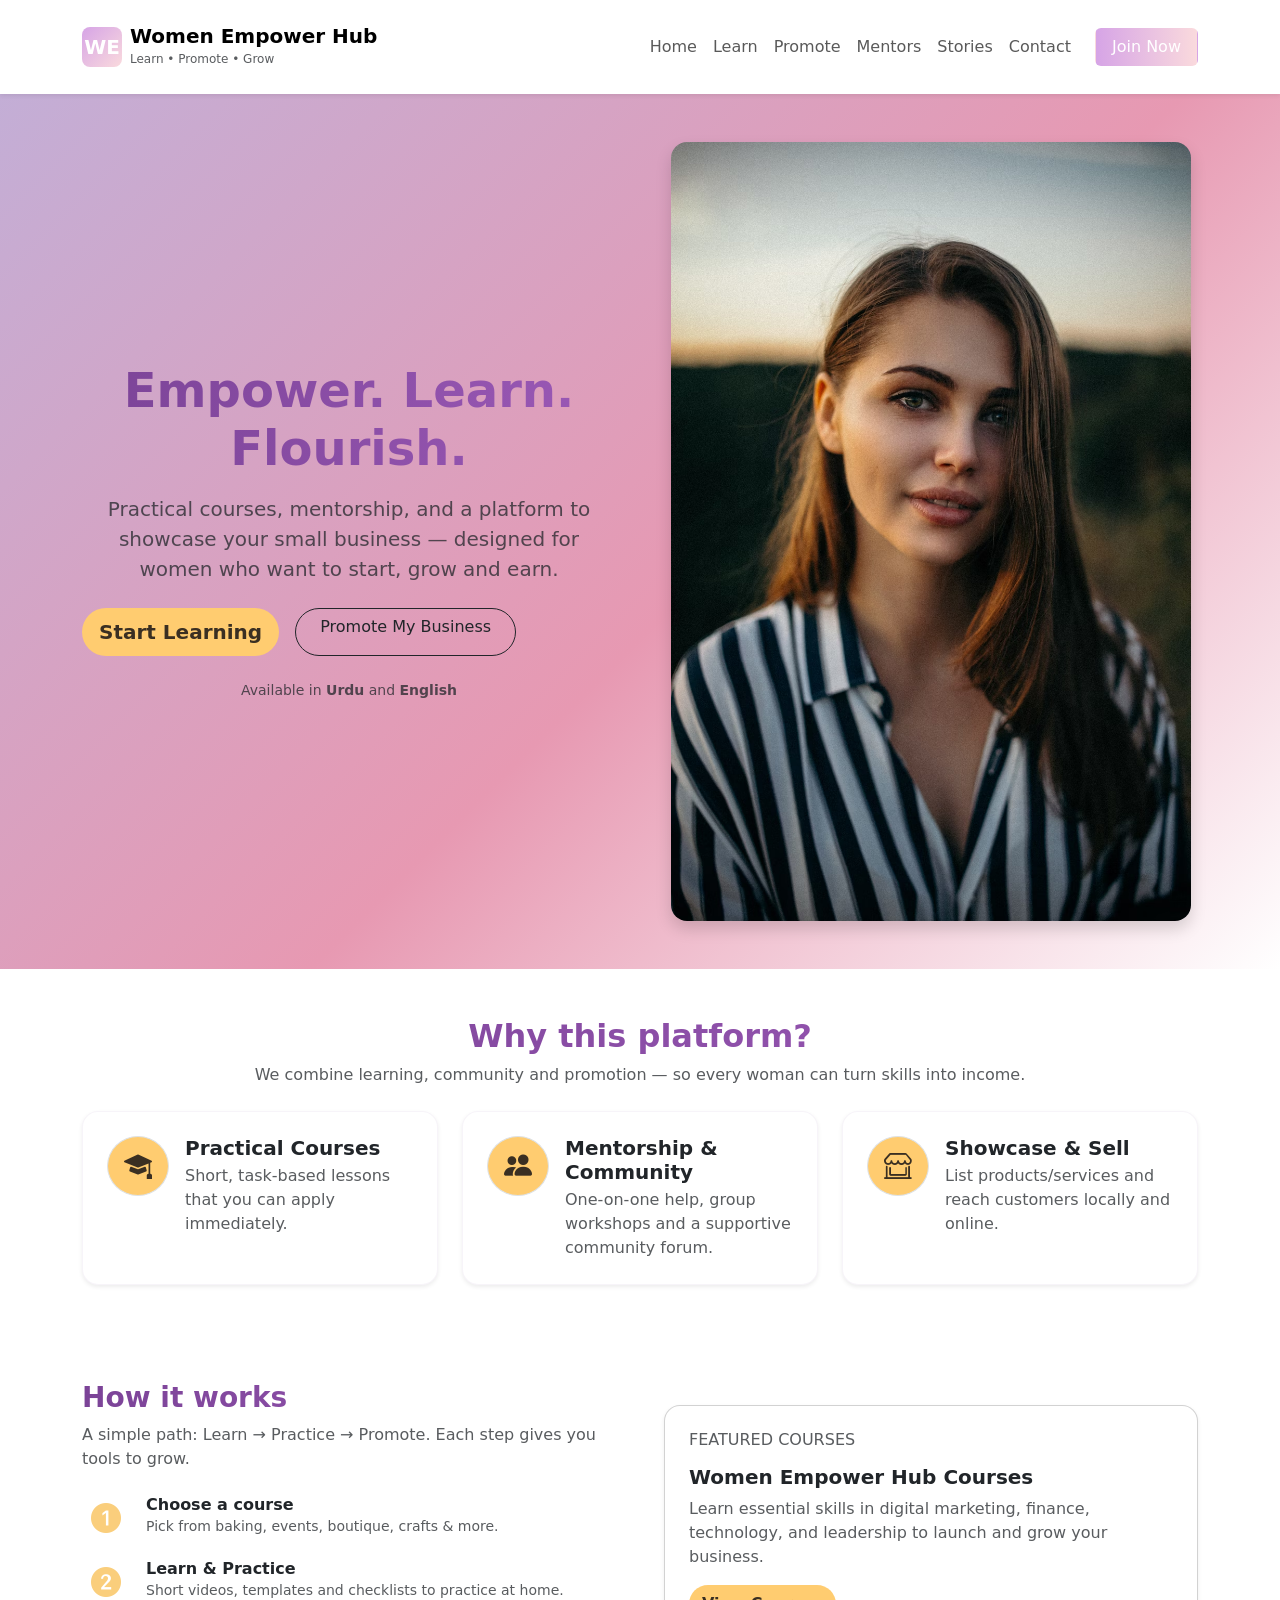
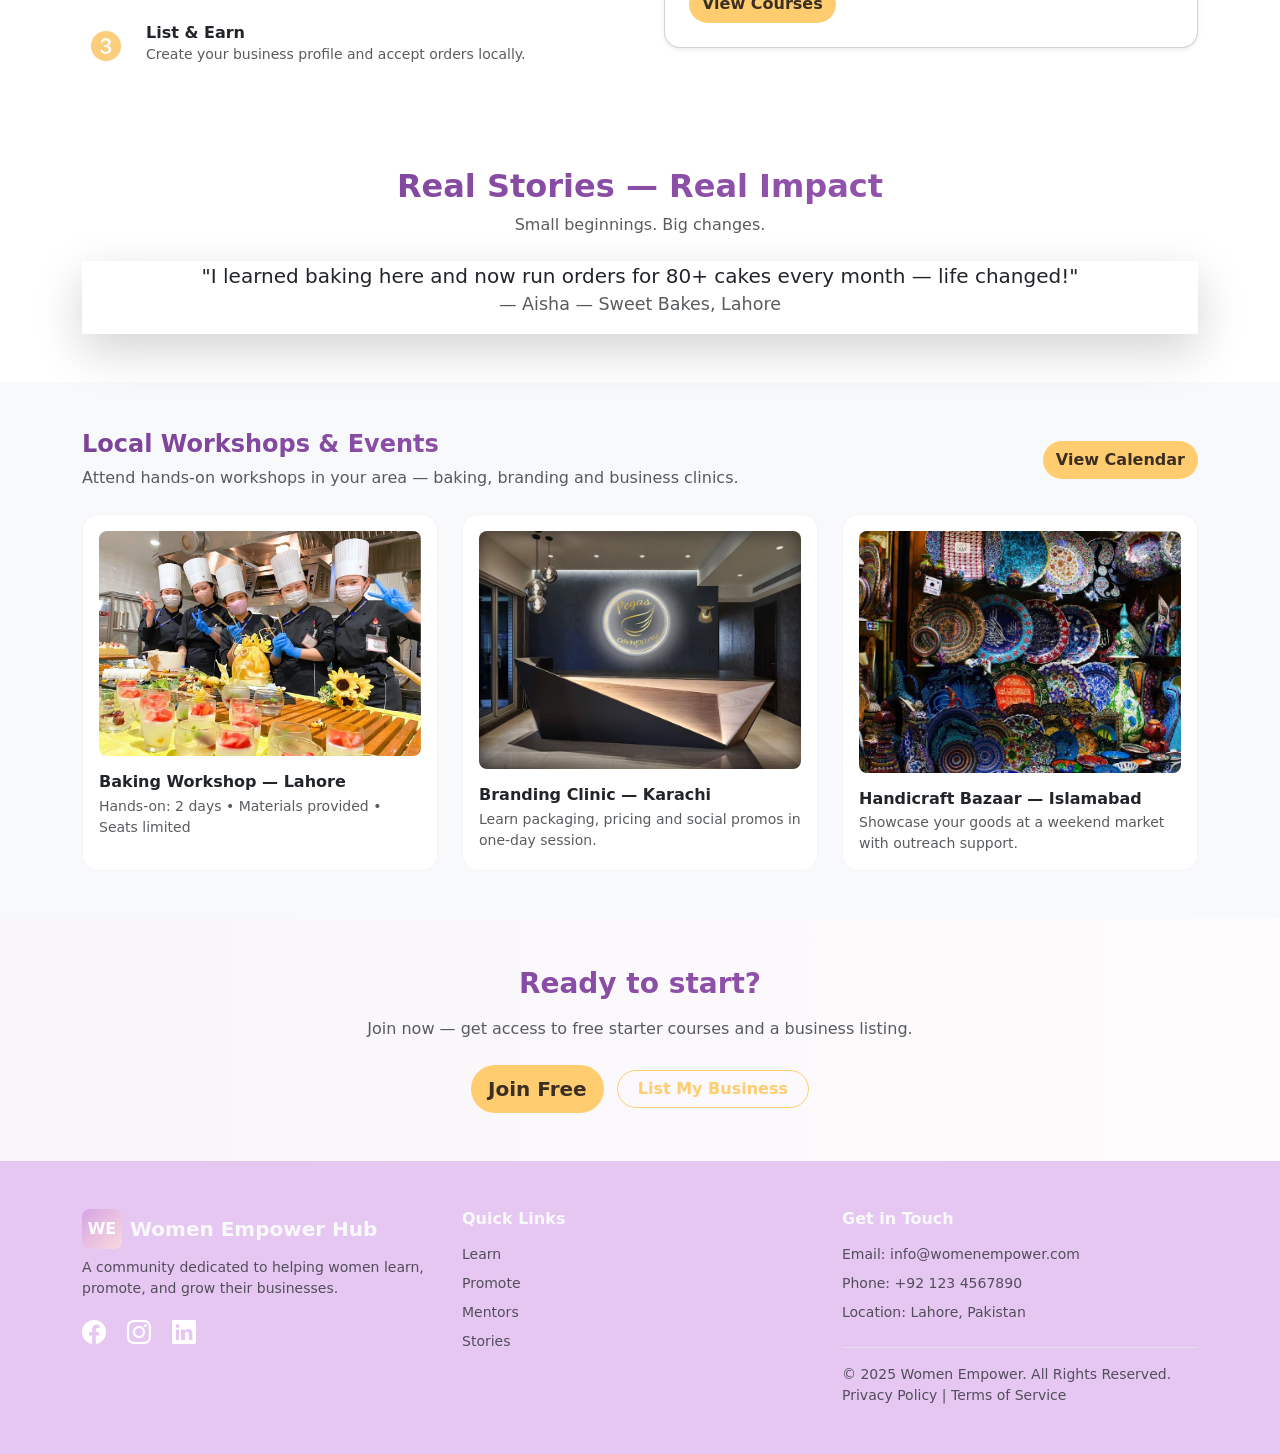
<file: index.html>
<!doctype html>
<html lang="en">
<head>
  <meta charset="utf-8" />
  <meta name="viewport" content="width=device-width,initial-scale=1" />
  <title>Women Empower — Home</title>

  <!-- Bootstrap CSS -->
  <link href="assets/Bootsrtrap/bootstrap.min.css" rel="stylesheet">
  <!-- Bootstrap icons -->
  <link href="https://cdn.jsdelivr.net/npm/bootstrap-icons@1.11.3/font/bootstrap-icons.css" rel="stylesheet">
  <!-- AOS for scroll animations -->
  <link href="assets/Bootsrtrap/aos.css" rel="stylesheet">
  <!-- stylesheet link -->
<link rel="stylesheet" href="assets/style/index.css">
<!-- header link -->
<script src="assets/JS/layout.js"></script>
 
</head>
<body class="bg-white">

  <!-- HERO -->
  <header class="hero-gradient text-center text-dark py-5" style="padding-top:6.5rem;">
    <div class="container">
      <div class="row align-items-center gx-5">
        <div class="col-lg-6" data-aos="fade-right">
          <h1 class="display-5 fw-bold mb-3 grad-text">Empower. Learn. Flourish.</h1>
          <p class="lead text-muted mb-4">Practical courses, mentorship, and a platform to showcase your small business — designed for women who want to start, grow and earn.</p>
          <div class="d-flex gap-3 justify-content-center justify-content-lg-start">
            <a class="btn btn-gold btn-lg" href="Student form2.html">Start Learning</a>
            <a class="btn btn-outline-dark rounded-pill px-4" href="promoteform.html">Promote My Business</a>
          </div>
          <div class="mt-4 text-muted small">Available in <strong>Urdu</strong> and <strong>English</strong></div>
        </div>

        <div class="col-lg-6 text-center" data-aos="fade-left">
          <div class="mx-auto" style="max-width:520px;">
            <img class="img-fluid rounded-4 shadow float-slow" 
                 src="assets/img/index-hero.avif" 
                 alt="Women entrepreneurs">
          </div>
        </div>
      </div>
    </div>
  </header>

  <!-- WHY (layered cards) -->
  <section class="py-5">
    <div class="container">
      <div class="text-center mb-4" data-aos="fade-up">
        <h2 class="fw-bold grad-text">Why this platform?</h2>
        <p class="text-muted">We combine learning, community and promotion — so every woman can turn skills into income.</p>
      </div>

      <div class="row row-cols-1 row-cols-md-3 g-4">
        <div class="col" data-aos="zoom-in">
          <div class="p-4 soft-card h-100 shadow-sm bg-white">
            <div class="d-flex align-items-start gap-3">
              <div class="btn-gold border rounded-circle d-inline-flex align-items-center justify-content-center px-3 py-2">
                <i class="bi bi-mortarboard-fill fs-3 "></i>
              </div>
              <div>
                <h5 class="mb-1 fw-bold">Practical Courses</h5>
                <p class="mb-0 text-muted">Short, task-based lessons that you can apply immediately.</p>
              </div>
            </div>
          </div>
        </div>

        <div class="col" data-aos="zoom-in" data-aos-delay="100">
          <div class="p-4 soft-card h-100 shadow-sm bg-white">
            <div class="d-flex align-items-start gap-3">
              <div class="btn-gold border rounded-circle d-inline-flex align-items-center justify-content-center px-3 py-2">
                <i class="bi bi-people-fill fs-3"></i>
              </div>
              <div>
                <h5 class="mb-1 fw-bold">Mentorship & Community</h5>
                <p class="mb-0 text-muted">One-on-one help, group workshops and a supportive community forum.</p>
              </div>
            </div>
          </div>
        </div>

        <div class="col" data-aos="zoom-in" data-aos-delay="200">
          <div class="p-4 soft-card h-100 shadow-sm bg-white">
            <div class="d-flex align-items-start gap-3">
              <div class="btn-gold border rounded-circle d-inline-flex align-items-center justify-content-center px-3 py-2">
                <i class="bi bi-shop-window fs-3 "></i>
              </div>
              <div>
                <h5 class="mb-1 fw-bold">Showcase & Sell</h5>
                <p class="mb-0 text-muted">List products/services and reach customers locally and online.</p>
              </div>
            </div>
          </div>
        </div>
      </div>
    </div>
  </section>

  <!-- HOW IT WORKS (three-step cards with overlap style) -->
  <section class="py-5 bg-blush">
    <div class="container">
      <div class="row align-items-center gx-5">
        <div class="col-lg-6" data-aos="fade-up">
          <h3 class="fw-bold grad-text">How it works</h3>
          <p class="text-muted mb-4">A simple path: Learn → Practice → Promote. Each step gives you tools to grow.</p>

          <div class="d-flex align-items-start gap-3 mb-3">
            <div class="badge gold-text  rounded-circle" style="width:48px;height:48px;display:flex;align-items:center;justify-content:center;"><i class="bi bi-1-circle-fill text-dark" style="font-size: 30px;"   ></i></div>
            <div>
              <h6 class="mb-0 fw-bold">Choose a course</h6>
              <small class="text-muted">Pick from baking, events, boutique, crafts & more.</small>
            </div>
          </div>

          <div class="d-flex align-items-start gap-3 mb-3">
            <div class="badge gold-text  rounded-circle" style="width:48px;height:48px;display:flex;align-items:center;justify-content:center;"><i class="bi bi-2-circle-fill " style="font-size: 30px;"></i></div>
            <div>
              <h6 class="mb-0 fw-bold">Learn & Practice</h6>
              <small class="text-muted">Short videos, templates and checklists to practice at home.</small>
            </div>
          </div>

          <div class="d-flex align-items-start gap-3">
            <div class="badge gold-text  rounded-circle" style="width:48px;height:48px;display:flex;align-items:center;justify-content:center;"><i class="bi bi-3-circle-fill "style="font-size: 30px;"></i></div>
            <div>
              <h6 class="mb-0 fw-bold">List & Earn</h6>
              <small class="text-muted">Create your business profile and accept orders locally.</small>
            </div>
          </div>
        </div>

        <div class="col-lg-6" data-aos="fade-left">
          <div class="card rounded-4 shadow-sm">
            <div class="card-body p-4">
              <h6 class="text-uppercase text-muted mb-3">Featured Courses</h6>
              <h5 class="fw-bold">Women Empower Hub Courses</h5>
              <p class="text-muted">Learn essential skills in digital marketing, finance, technology, and leadership to launch and grow your business.</p>
              <div class="d-flex gap-2">
                <a class="btn btn-gold rounded-pill" href="courses.html">View Courses</a>
              </div>
            </div>
          </div>
        </div>
      </div>
    </div>
  </section>

  <!-- SUCCESS STORIES CAROUSEL -->
  <section class="py-5">
    <div class="container">
      <div class="text-center mb-4" data-aos="fade-up">
        <h2 class="fw-bold grad-text">Real Stories — Real Impact</h2>
        <p class="text-muted">Small beginnings. Big changes.</p>
      </div>

      <div id="storiesCarousel" class="carousel slide shadow-lg" data-bs-ride="carousel" data-aos="fade-up">
        <div class="carousel-inner text-center">
          <div class="carousel-item active">
            <figure class="blockquote">
              <p class="mb-3">"I learned baking here and now run orders for 80+ cakes every month — life changed!"</p>
              <figcaption class="blockquote-footer text-muted">Aisha — Sweet Bakes, Lahore</figcaption>
            </figure>
          </div>
          <div class="carousel-item">
            <figure class="blockquote">
              <p class="mb-3">"Simple lessons & a mentor helped me start my event service with confidence."</p>
              <figcaption class="blockquote-footer text-muted">Samina — Event Care, Islamabad</figcaption>
            </figure>
          </div>
          <div class="carousel-item">
            <figure class="blockquote">
              <p class="mb-3">"I started selling handicrafts and now attend local bazaars every month."</p>
              <figcaption class="blockquote-footer text-muted">Hina — Handcrafted, Karachi</figcaption>
            </figure>
          </div>
        </div>
        <button class="carousel-control-prev" type="button" data-bs-target="#storiesCarousel" data-bs-slide="prev">
          <span class="carousel-control-prev-icon" aria-hidden="true"></span>
        </button>
        <button class="carousel-control-next" type="button" data-bs-target="#storiesCarousel" data-bs-slide="next">
          <span class="carousel-control-next-icon" aria-hidden="true"></span>
        </button>
      </div>
    </div>
  </section>

  <!-- OFFLINE EVENTS / CENTERS -->
  <section class="py-5 bg-light">
    <div class="container">
      <div class="d-flex justify-content-between align-items-center mb-4">
        <div>
          <h4 class="fw-bold grad-text ">Local Workshops & Events</h4>
          <p class="text-muted mb-0">Attend hands-on workshops in your area — baking, branding and business clinics.</p>
        </div>
        <a href="#" class="btn btn-gold  rounded-pill">View Calendar</a>
      </div>

 <div class="row row-cols-1 row-cols-md-3 g-4">
        <div class="col" data-aos="flip-left">
          <div class="card soft-card h-100 p-3">
            <img src="assets/img/bakery-la.jpg" class="rounded-3 mb-3" alt="Workshop">
            <h6 class="mb-1 fw-bold">Baking Workshop — Lahore</h6>
            <p class="text-muted small mb-0">Hands-on: 2 days • Materials provided • Seats limited</p>
          </div>
        </div>
     
        <div class="col" data-aos="flip-left" data-aos-delay="100">
          <div class="card soft-card h-100 p-3">
            <img src="assets/img/branding.avif" class="rounded-3 mb-3" alt="Workshop">
            <h6 class="mb-1 fw-bold">Branding Clinic — Karachi</h6>
            <p class="text-muted small mb-0">Learn packaging, pricing and social promos in one-day session.</p>
          </div>
        </div> 

          <div class="col" data-aos="flip-left" data-aos-delay="200">
          <div class="card soft-card h-100 p-3">
            <img src="assets/img/h-craft.webp" class="rounded-3 mb-3" alt="Workshop">
            <h6 class="mb-1 fw-bold">Handicraft Bazaar — Islamabad</h6>
            <p class="text-muted small mb-0">Showcase your goods at a weekend market with outreach support.</p>
          </div>
        </div>
        
      </div>
    </div>
  </section>

  <!-- CTA -->
  <section class="py-5 text-center" style="background: linear-gradient(90deg, rgba(195,174,214,0.12), rgba(246,214,224,0.08));">
    <div class="container">
      <h3 class="fw-bold mb-3 grad-text" data-aos="fade-up">Ready to start?</h3>
      <p class="text-muted mb-4" data-aos="fade-up">Join now — get access to free starter courses and a business listing.</p>
      <a href="joinnow.html" class="btn btn-gold btn-lg rounded-pill me-2" data-aos="zoom-in">Join Free</a>
      <a href="promoteform.html" class="btn btn-outline-gold btn-gold-rounded-pill" data-aos="zoom-in">List My Business</a>
    </div>
  </section>



  <!-- Bootstrap JS + AOS -->
  <script src="assets/Bootsrtrap/bootstrap.min.js"></script>
  <script src="assets/Bootsrtrap/aos.js"></script>
  <script> AOS.init({ duration: 700, once: true }); </script>
</body>
</html>
</file>
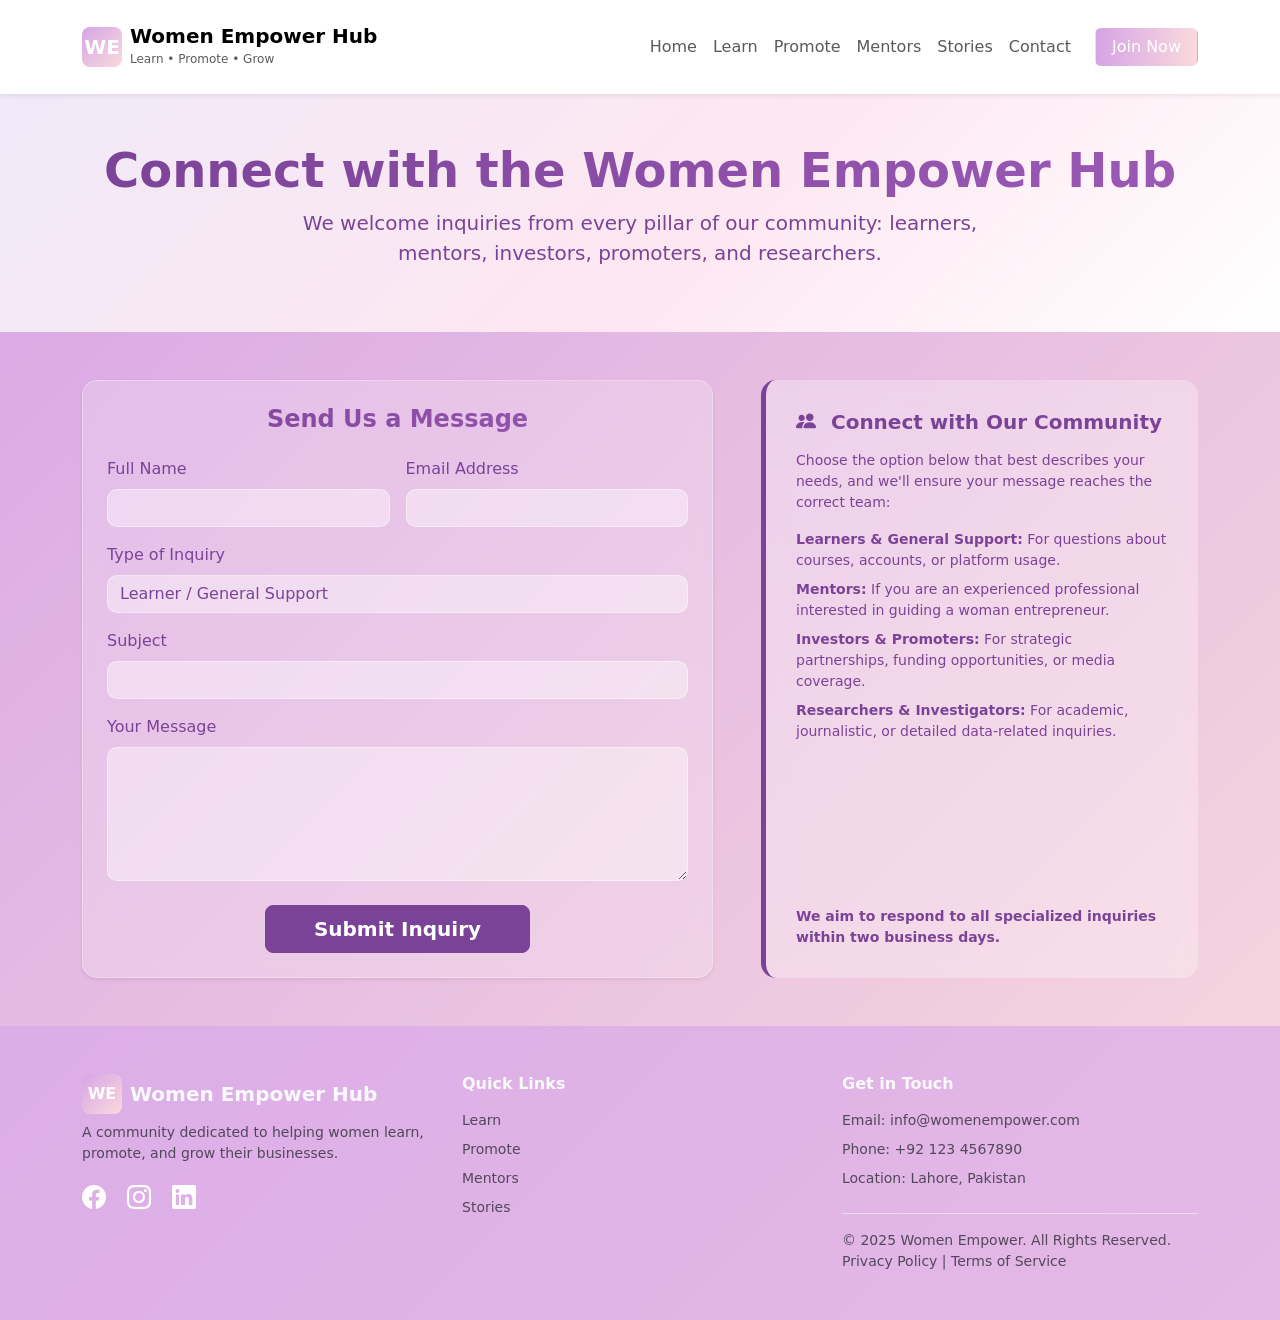
<file: contactform.html>
<!doctype html>
<html lang="en">
<head>
    <meta charset="utf-8" />
    <meta name="viewport" content="width=device-width,initial-scale=1" />
    <title>Women Empower — Contact Us</title>

    <link href="assets/Bootsrtrap/bootstrap.min.css" rel="stylesheet">
    <link href="https://cdn.jsdelivr.net/npm/bootstrap-icons@1.11.3/font/bootstrap-icons.css" rel="stylesheet">
    <link href="assets/Bootsrtrap/aos.css" rel="stylesheet">
    <script src="assets/JS/layout.js"></script>
    
    <link href="assets/style/contactform.css" rel="stylesheet">
</head>
<body>

<header class="text-center py-5 hero-gradient" data-aos="fade-up">
    <div class="container">
        <h1 class="fw-bold display-5 grad-text">Connect with the Women Empower Hub</h1>
        <p class="lead mx-auto" style="max-width:700px">
            We welcome inquiries from every pillar of our community: learners, mentors, investors, promoters, and researchers.
        </p>
    </div>
</header>

<section class="py-5">
    <div class="container">
        <div class="row justify-content-center g-5">
            <div class="col-lg-7">
                <div class="card p-4 shadow-sm h-100" data-aos="fade-right">
                    <h4 class="fw-bold mb-4 text-center grad-text">Send Us a Message</h4>
                    <form onsubmit="event.preventDefault(); showConfirmation();">
                        <div class="row g-3">
                            <div class="col-md-6">
                                <label for="contactName" class="form-label">Full Name</label>
                                <input type="text" class="form-control" id="contactName" required>
                            </div>
                            <div class="col-md-6">
                                <label for="contactEmail" class="form-label">Email Address</label>
                                <input type="email" class="form-control" id="contactEmail" required>
                            </div>
                            <div class="col-12">
                                <label for="contactType" class="form-label">Type of Inquiry</label>
                                <select class="form-select" id="contactType" required>
                                    <option selected value="learner">Learner / General Support</option>
                                    <option value="mentor">Mentor Application</option>
                                    <option value="promoter">Promoter / Media Inquiry</option>
                                    <option value="investor">Investment / Partnership</option>
                                    <option value="research">Research / Investigator Inquiry</option>
                                </select>
                            </div>
                            <div class="col-12">
                                <label for="contactSubject" class="form-label">Subject</label>
                                <input type="text" class="form-control" id="contactSubject">
                            </div>
                            <div class="col-12">
                                <label for="contactMessage" class="form-label">Your Message</label>
                                <textarea class="form-control" id="contactMessage" rows="5" required></textarea>
                            </div>
                            <div class="col-12 text-center mt-4">
                                <button type="submit" class="btn btn-submit btn-lg px-5">Submit Inquiry</button>
                            </div>
                        </div>
                    </form>
                </div>
            </div>

            <div class="col-lg-5">
                <div class="stakeholder-box h-100 d-flex flex-column" data-aos="fade-left">
                    <h5 class="fw-bold mb-3"><i class="bi bi-people-fill me-2"></i> Connect with Our Community</h5>
                    <p class="small">
                        Choose the option below that best describes your needs, and we'll ensure your message reaches the correct team:
                    </p>
                    <ul class="small list-unstyled">
                        <li class="mb-2">
                            <span class="fw-bold">Learners & General Support:</span>
                            For questions about courses, accounts, or platform usage.
                        </li>
                        <li class="mb-2">
                            <span class="fw-bold">Mentors:</span>
                            If you are an experienced professional interested in guiding a woman entrepreneur.
                        </li>
                        <li class="mb-2">
                            <span class="fw-bold">Investors & Promoters:</span>
                            For strategic partnerships, funding opportunities, or media coverage.
                        </li>
                        <li class="mb-2">
                            <span class="fw-bold">Researchers & Investigators:</span>
                            For academic, journalistic, or detailed data-related inquiries.
                        </li>
                    </ul>
                    <p class="small fw-semibold mt-auto mb-0">
                        We aim to respond to all specialized inquiries within two business days.
                    </p>
                </div>
            </div>
        </div>
    </div>
</section>

<div class="modal fade" id="confirmationModal" tabindex="-1" aria-labelledby="confirmationModalLabel" aria-hidden="true">
    <div class="modal-dialog modal-dialog-centered">
        <div class="modal-content border-0 rounded-4 shadow-lg">
            <div class="modal-header border-0 pb-0">
                <button type="button" class="btn-close" data-bs-dismiss="modal" aria-label="Close"></button>
            </div>
            <div class="modal-body text-center pt-1 pb-4">
                <i class="bi bi-check-circle-fill display-3" style="color: var(--deep);"></i>
                <h4 class="mt-3 fw-bold grad-text">Inquiry Submitted!</h4>
                <p class="text-muted mt-2">
                    Thank you for reaching out to the Women Empower Hub. We have received your message and will respond to your inquiry shortly.
                </p>
                <button type="button" class="btn btn-submit mt-3" data-bs-dismiss="modal">Close</button>
            </div>
        </div>
    </div>
</div>

<script src="assets/Bootsrtrap/bootstrap.min.js"></script>
<script src="assets/Bootsrtrap/aos.js"></script>
<script src="assets/JS/contactform.js"></script>

</body>
</html>
</file>
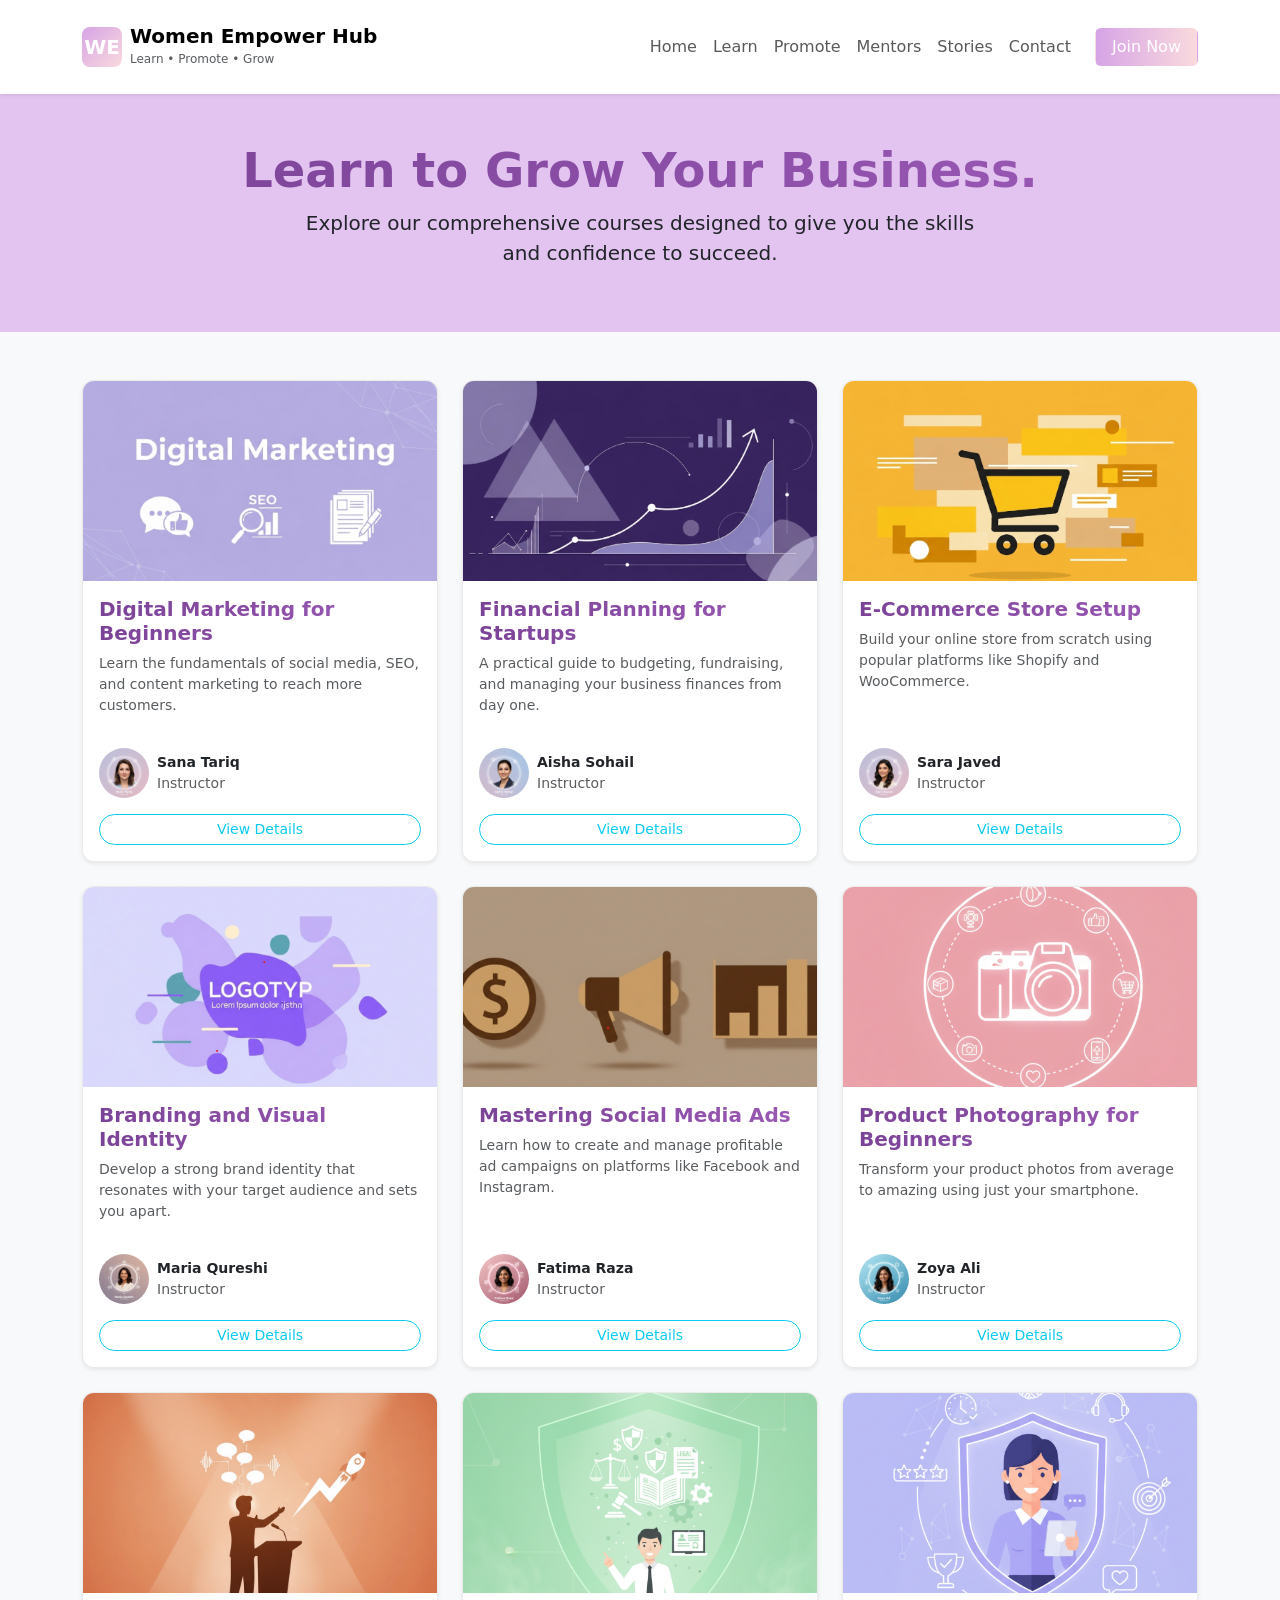
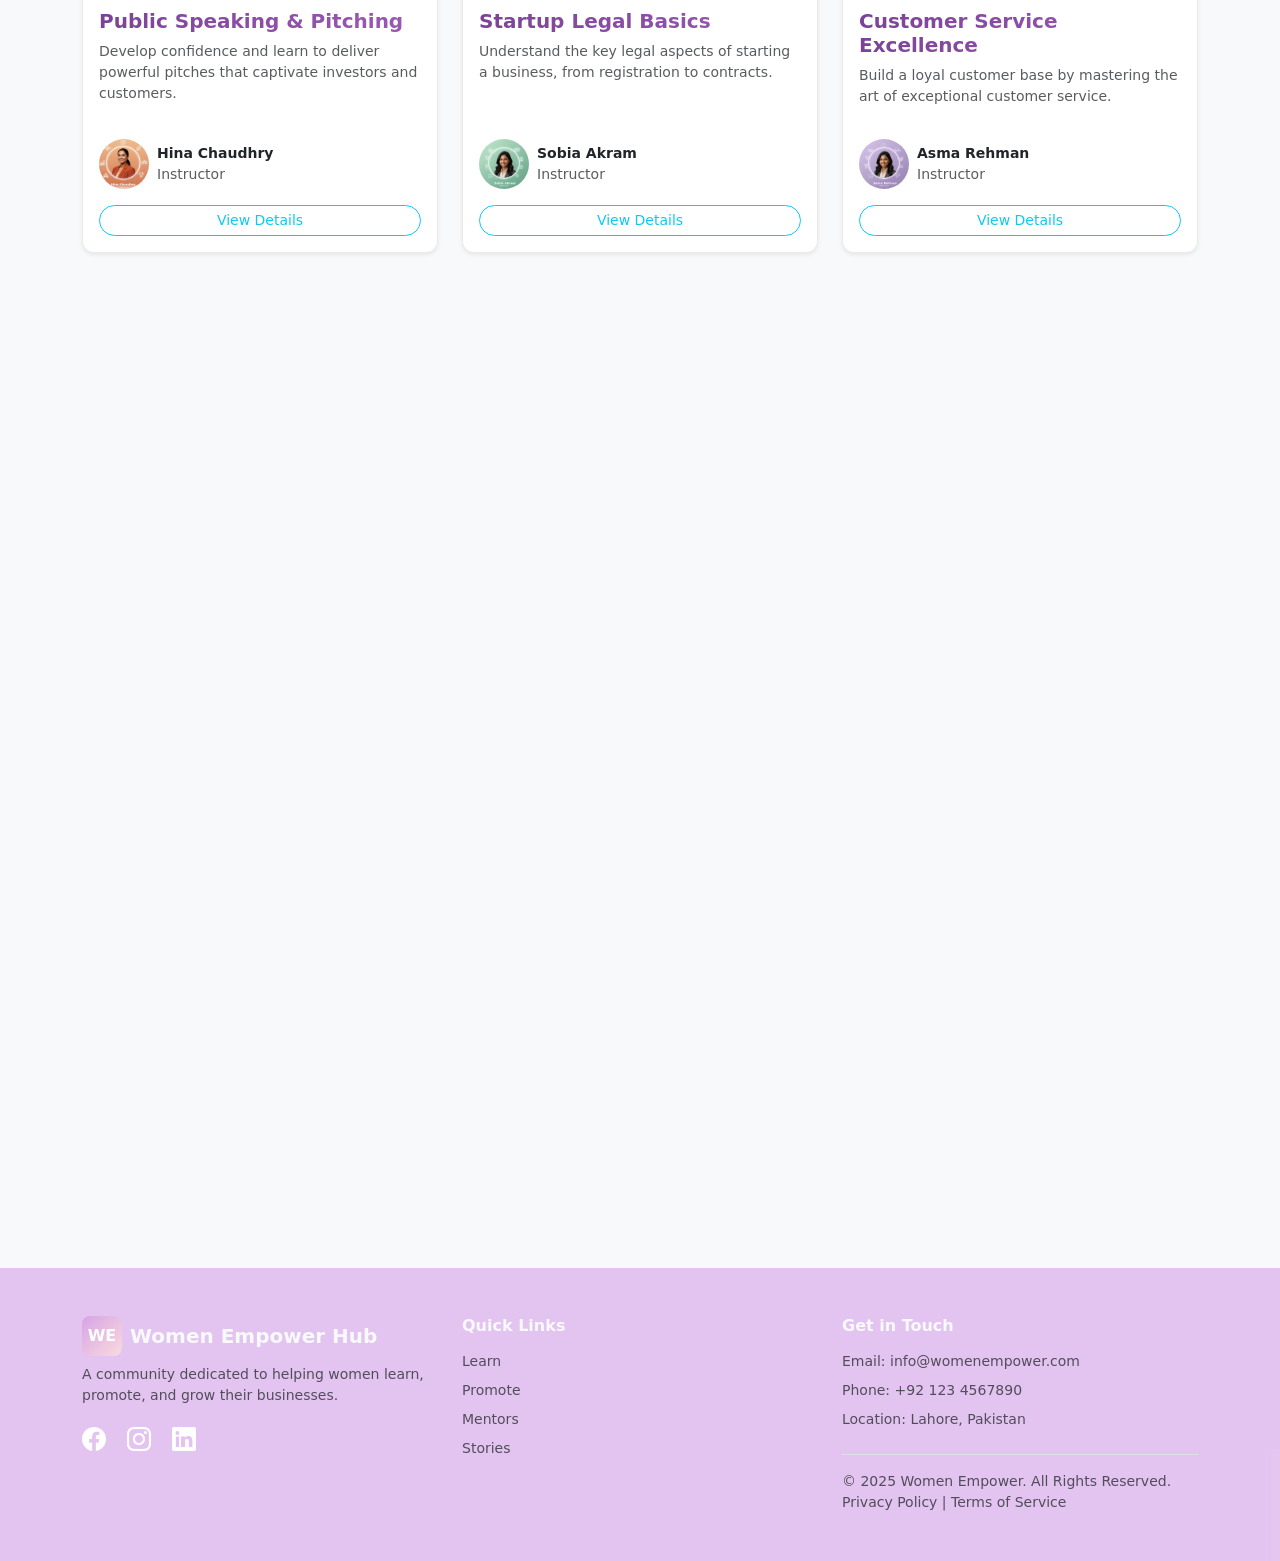
<file: courses.html>
<!doctype html>
<html lang="en">
<head>
  <meta charset="utf-8" />
  <meta name="viewport" content="width=device-width,initial-scale=1" />
  <title>Women Empower — Learn</title>


  <!-- Bootstrap CSS + Icons -->
  <!-- Bootstrap CSS -->
  <link href="assets/Bootsrtrap/bootstrap.min.css" rel="stylesheet">
  <!-- Bootstrap icons -->
  <link href="https://cdn.jsdelivr.net/npm/bootstrap-icons@1.11.3/font/bootstrap-icons.css" rel="stylesheet">
  <!-- AOS for scroll animations -->
  <link href="assets/Bootsrtrap/aos.css" rel="stylesheet">
  <!-- stylesheet link -->
<link rel="stylesheet" href="assets/style/courses.css">
<!-- header link -->
<script src="assets/JS/layout.js"></script>
</head>

<body class="bg-light">
<!-- HERO -->
<header class="text-center py-5 bg-lavender" style="background-color:#d8a8eba2;">
  <div class="container" data-aos="fade-up">
    <h1 class="fw-bold display-5 grad-text">Learn to Grow Your Business.</h1>
    <p class="lead mx-auto" style="max-width:700px">
      Explore our comprehensive courses designed to give you the skills and confidence to succeed.
    </p>
  </div>
</header>

<!-- COURSES SECTION -->
<section class="py-5" id="courses-section">
  <div class="container">
    <div class="row g-4" id="course-cards-container">
      <!-- Course cards will be injected here by JavaScript -->
    </div>
  </div>
</section>

<!-- COURSE DETAILS SECTION (initially hidden) -->
<section id="course-details-container" style="display: none;"></section>


<!-- Bootstrap JS + AOS -->
  <script src="assets/Bootsrtrap/bootstrap.min.js"></script>
  <script src="assets/Bootsrtrap/aos.js"></script>
  <script src="assets/JS/courses.js"></script>
  <script src="assets/Json-Data/courses-data.js"></script>
</body>
</html>
</file>
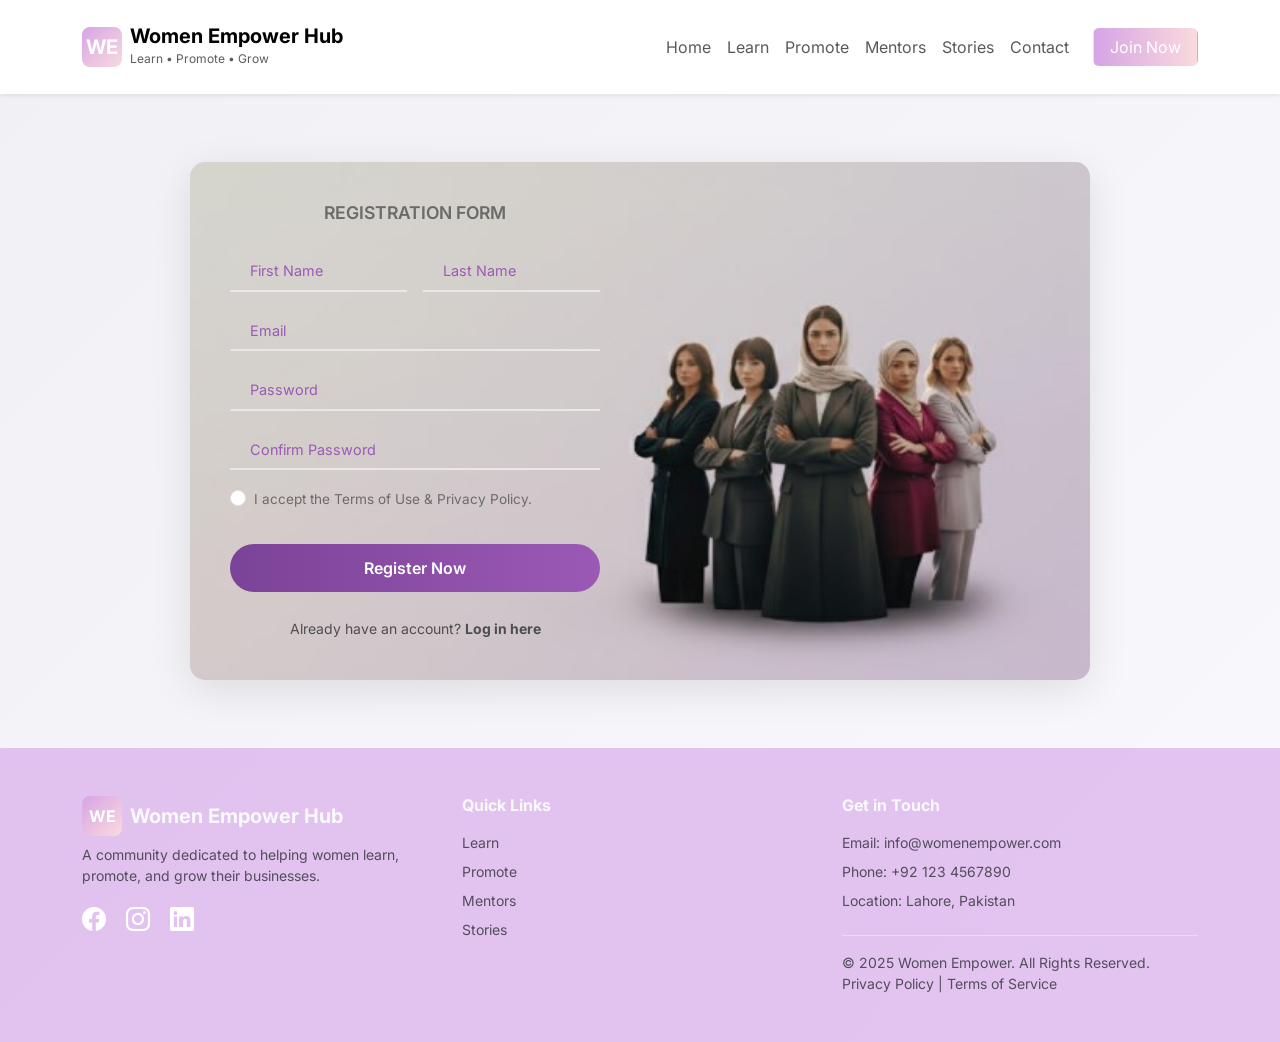
<file: joinnow.html>
<!doctype html>
<html lang="en">

<head>
  <meta charset="utf-8" />
  <meta name="viewport" content="width=device-width,initial-scale=1" />
  <title>Women Empower — Register/Login</title>

  <link href="assets/style/joinnow.css" rel="stylesheet">

  <!-- Bootstrap CSS -->
  <link href="assets/Bootsrtrap/bootstrap.min.css" rel="stylesheet">
  <!-- Bootstrap icons -->
  <link href="https://cdn.jsdelivr.net/npm/bootstrap-icons@1.11.3/font/bootstrap-icons.css" rel="stylesheet">
  <!-- AOS for scroll animations -->
  <link href="assets/Bootsrtrap/aos.css" rel="stylesheet">
  <!-- header link -->
  <script src="assets/JS/layout.js"></script>
  <!-- stylesheet link -->
   <link rel="stylesheet" href="assets/style/joinnow.css">
  <!-- Google Fonts for Inter -->
  <link rel="preconnect" href="https://fonts.googleapis.com">
  <link rel="preconnect" href="https://fonts.gstatic.com" crossorigin>
  <link href="https://fonts.googleapis.com/css2?family=Inter:wght@400;500;600;700&display=swap" rel="stylesheet">


</head>

<body class="d-flex flex-column min-vh-100">



  <!-- FORM CONTAINER -->
  <div class="container my-5 flex-grow-1 d-flex align-items-center justify-content-center">
    <div class="main-form-container" data-aos="fade-up"
      style="background-image: url('assets/img/do.jpg'); background-repeat: no-repeat;  background-size:cover;  ">
      <div class="row g-0">
        <div class="col-md-6 order-md-2 form-image-section"></div>
        <div class="col-md-6 order-md-1 form-content-section">

          <!-- Registration Form (Default) -->
          <div id="registerFormContainer">
            <h4 class="form-title text-center" data-aos="fade-down" data-aos-delay="100">Registration Form</h4>
            <form id="registerForm" class="row g-3">
              <div class="col-md-6" data-aos="fade-up" data-aos-delay="200">
                <label for="firstName" class="form-label visually-hidden">First Name</label>
                <input type="text" class="form-control" id="firstName" placeholder="First Name" required>
              </div>
              <div class="col-md-6" data-aos="fade-up" data-aos-delay="300">
                <label for="lastName" class="form-label visually-hidden">Last Name</label>
                <input type="text" class="form-control" id="lastName" placeholder="Last Name" required>
              </div>
              <div class="col-12" data-aos="fade-up" data-aos-delay="400">
                <label for="registerEmail" class="form-label visually-hidden">Email</label>
                <input type="email" class="form-control" id="registerEmail" placeholder="Email" required>
              </div>
              <div class="col-12" data-aos="fade-up" data-aos-delay="500">
                <label for="registerPassword" class="form-label visually-hidden">Password</label>
                <input type="password" class="form-control" id="registerPassword" placeholder="Password" required>
              </div>
              <div class="col-12" data-aos="fade-up" data-aos-delay="600">
                <label for="confirmPassword" class="form-label visually-hidden">Confirm Password</label>
                <input type="password" class="form-control" id="confirmPassword" placeholder="Confirm Password"
                  required>
              </div>
              <div class="col-12" data-aos="fade-up" data-aos-delay="700">
                <div class="form-check">
                  <input class="form-check-input rounded-3" type="checkbox" id="termsCheck" required>
                  <label class="form-check-label" for="termsCheck">
                    I accept the Terms of Use & Privacy Policy.
                  </label>
                </div>
              </div>
              <div id="registerMessage" class="col-12 text-center fw-bold" data-aos="fade-up" data-aos-delay="800">
              </div>
              <div class="col-12 d-grid" data-aos="fade-up" data-aos-delay="900">
                <button type="submit" class="btn btn-submit rounded-pill">Register Now</button>
              </div>
            </form>
            <div class="text-center mt-4" data-aos="fade-up" data-aos-delay="1000">
              <small class="text-muted">Already have an account? <a href="#"
                  class="text-decoration-none text-muted fw-bold" id="showLoginLink">Log in here</a></small>
            </div>
          </div>

          <!-- Login Form (Initially Hidden) -->
          <div id="loginFormContainer" class="d-none">
            <h4 class="form-title text-center" data-aos="fade-down" data-aos-delay="100">Login Form</h4>
            <form id="loginForm" class="row g-3">
              <div class="col-12" data-aos="fade-up" data-aos-delay="200">
                <label for="loginEmail" class="form-label visually-hidden">Email</label>
                <input type="email" class="form-control" id="loginEmail" placeholder="Email" required>
              </div>
              <div class="col-12" data-aos="fade-up" data-aos-delay="300">
                <label for="loginPassword" class="form-label visually-hidden">Password</label>
                <input type="password" class="form-control" id="loginPassword" placeholder="Password" required>
              </div>
              <div id="loginMessage" class="col-12 text-center fw-bold" data-aos="fade-up" data-aos-delay="400"></div>
              <div class="col-12 d-grid" data-aos="fade-up" data-aos-delay="500">
                <button type="submit" class="btn btn-submit rounded-pill">Log In</button>
              </div>
            </form>
            <div class="text-center mt-4" data-aos="fade-up" data-aos-delay="600">
              <small class="text-muted">Don't have an account? <a href="#"
                  class="text-decoration-none text-muted fw-bold" id="showRegisterLink">Register here</a></small>
            </div>
          </div>

        </div>
      </div>
    </div>
  </div>




  <!-- Bootstrap JS + AOS -->
  <script src="assets/Bootsrtrap/bootstrap.min.js"></script>
  <script src="assets/Bootsrtrap/aos.js"></script>
  <script src="assets/JS/joinnow.js"></script>
  <script> AOS.init({ duration: 800,  once: true,});</script>

</body>

</html>
</file>
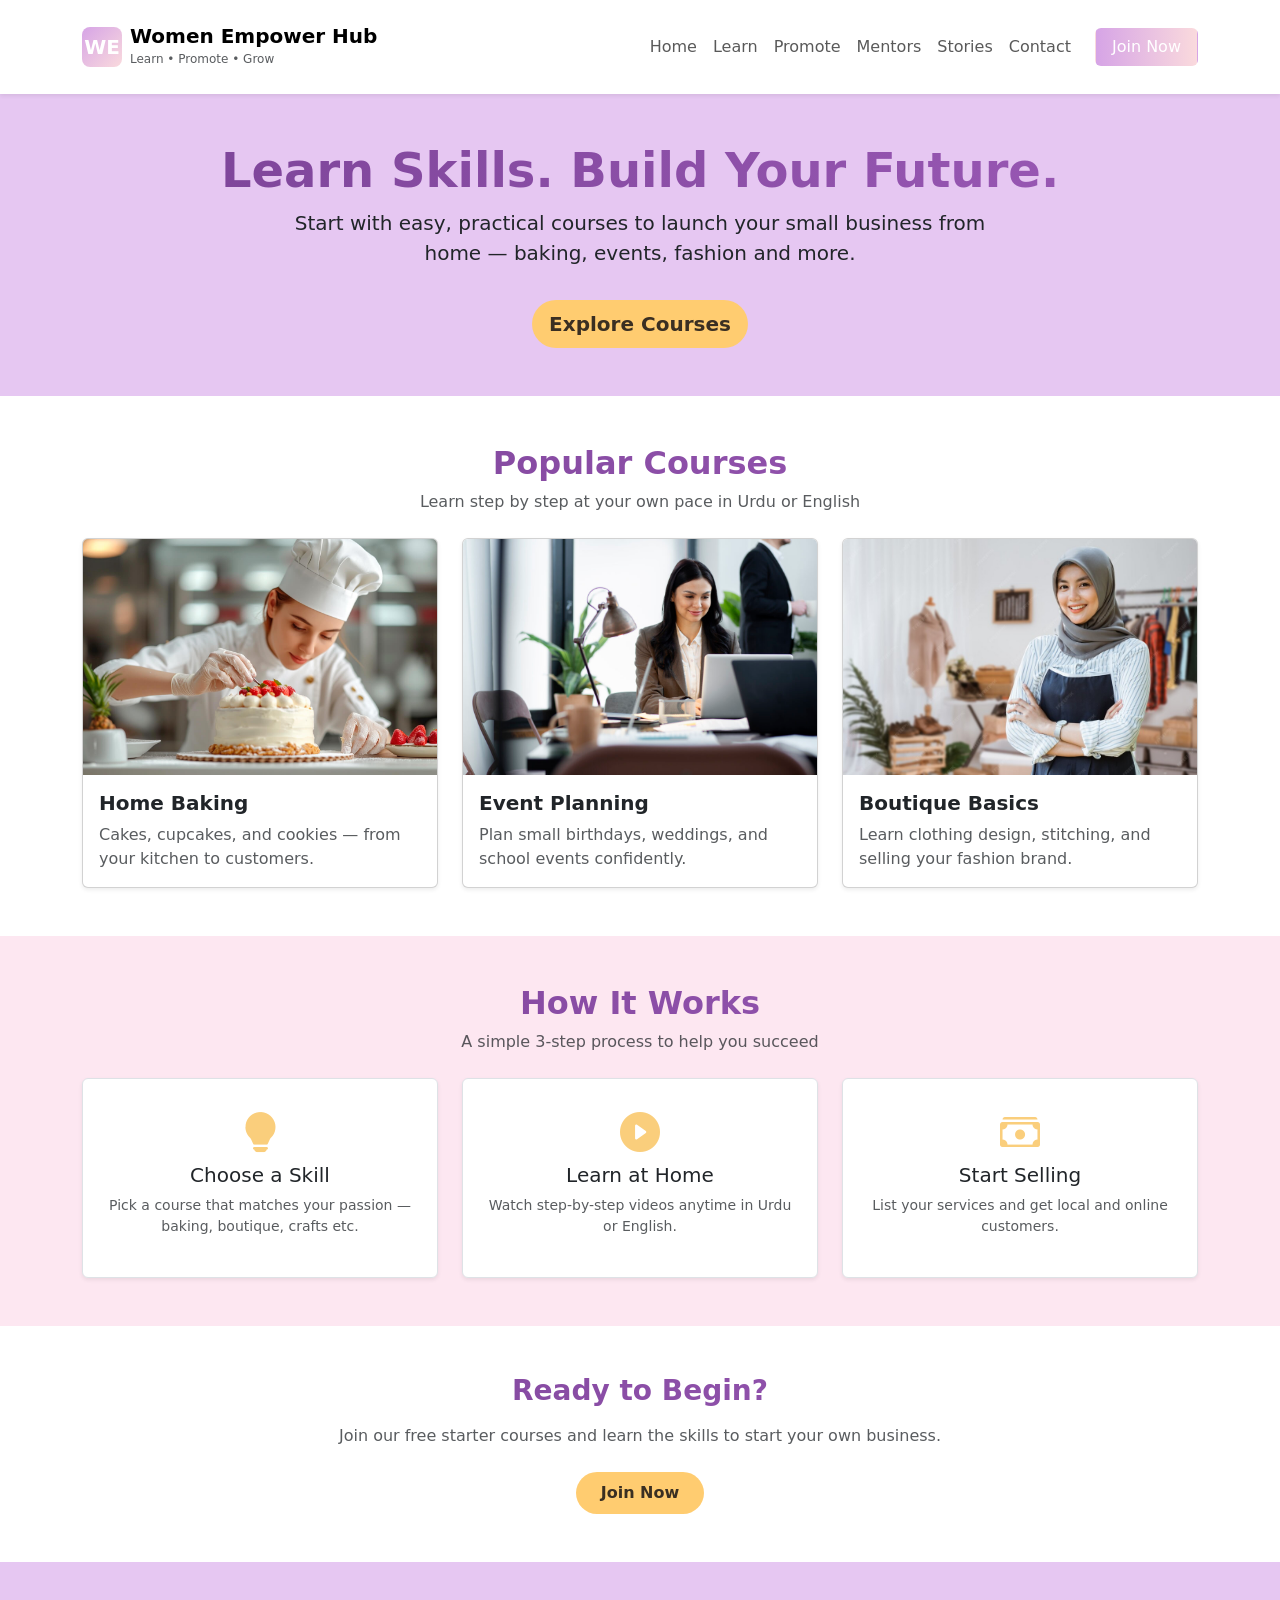
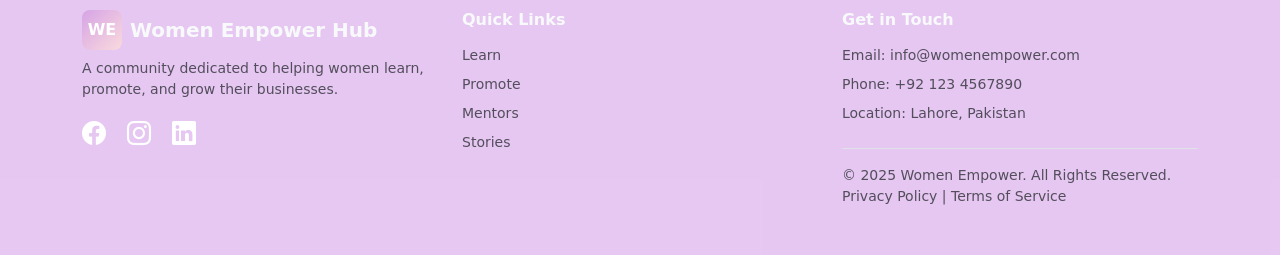
<file: learn.html>
<!doctype html>
<html lang="en">
<head>
  <meta charset="utf-8" />
  <meta name="viewport" content="width=device-width,initial-scale=1" />
  <title>Women Empower — Learn</title>

    <!-- Bootstrap CSS -->
  <link href="assets/Bootsrtrap/bootstrap.min.css" rel="stylesheet">
  <!-- Bootstrap icons -->
  <link href="https://cdn.jsdelivr.net/npm/bootstrap-icons@1.11.3/font/bootstrap-icons.css" rel="stylesheet">
  <!-- AOS for scroll animations -->
  <link href="assets/Bootsrtrap/aos.css" rel="stylesheet">
  <!-- stylesheet link -->
<link rel="stylesheet" href="assets/style/learn.css">
<!-- header link -->
<script src="assets/JS/layout.js"></script>
 
</head>
<body class="bg-white">


<!-- HERO -->
<header class="text-center py-5 bg-lavender" style="background-color:#d8a8eba2;">
  <div class="container" data-aos="fade-up">
    <h1 class="fw-bold display-5 grad-text">Learn Skills. Build Your Future.</h1>
    <p class="lead  mx-auto" style="max-width:700px">
      Start with easy, practical courses to launch your small business from home — baking, events, fashion and more.
    </p>
    <a href="courses.html" class="btn btn-gold btn-lg mt-3">Explore Courses</a>
  </div>
</header>

<!-- COURSES -->
<section class="container py-5" id="courses">
  <div class="text-center mb-4">
    <h2 class="fw-bold grad-text" data-aos="fade-up">Popular Courses</h2>
    <p class="text-muted" data-aos="fade-up" data-aos-delay="100">Learn step by step at your own pace in Urdu or English</p>
  </div>
  <div class="row g-4">
    <div class="col-md-4" data-aos="fade-up">
      <div class="card course-card h-100 shadow-sm">
        <img src="assets/img/homi.jpg" class="card-img-top" alt="Baking">
        <div class="card-body">
          <h5 class="card-title fw-semibold">Home Baking</h5>
          <p class="card-text text-muted">Cakes, cupcakes, and cookies — from your kitchen to customers.</p>
        </div>
      </div>
    </div>
    <div class="col-md-4" data-aos="fade-up" data-aos-delay="100">
      <div class="card course-card h-100 shadow-sm">
        <img src="assets/img/event planner.jpg" class="card-img-top" alt="Event Planning">
        <div class="card-body">
          <h5 class="card-title fw-semibold">Event Planning</h5>
          <p class="card-text text-muted">Plan small birthdays, weddings, and school events confidently.</p>
        </div>
      </div>
    </div>
    <div class="col-md-4" data-aos="fade-up" data-aos-delay="200">
      <div class="card course-card h-100 shadow-sm">
        <img src="assets/img/boutique.jpg" class="card-img-top" alt="Boutique">
        <div class="card-body">
          <h5 class="card-title fw-semibold">Boutique Basics</h5>
          <p class="card-text text-muted">Learn clothing design, stitching, and selling your fashion brand.</p>
        </div>
      </div>
    </div>
  </div>
</section>


<!-- HOW IT WORKS -->
<section class="py-5 bg-blush">
  <div class="container">
    <div class="text-center mb-4">
      <h2 class="fw-bold grad-text" data-aos="fade-up">How It Works</h2>
      <p class="text-muted" data-aos="fade-up" data-aos-delay="100">A simple 3-step process to help you succeed</p>
    </div>
    <div class="row g-4 text-center">
      <div class="col-md-4" data-aos="fade-up">
        <div class="p-4 border rounded h-100 shadow-sm bg-white">
          <i class="bi bi-lightbulb-fill fs-1  gold-text  mb-2"></i>
          <h5>Choose a Skill</h5>
          <p class="text-muted small">Pick a course that matches your passion — baking, boutique, crafts etc.</p>
        </div>
      </div>
      <div class="col-md-4" data-aos="fade-up" data-aos-delay="100">
        <div class="p-4 border rounded h-100 shadow-sm bg-white">
          <i class="bi bi-play-circle-fill fs-1 gold-text  mb-2"></i>
          <h5>Learn at Home</h5>
          <p class="text-muted small">Watch step-by-step videos anytime in Urdu or English.</p>
        </div>
      </div>
      <div class="col-md-4" data-aos="fade-up" data-aos-delay="200">
        <div class="p-4 border rounded h-100 shadow-sm bg-white">
          <i class="bi bi-cash-stack fs-1 gold-text  mb-2"></i>
          <h5>Start Selling</h5>
          <p class="text-muted small">List your services and get local and online customers.</p>
        </div>
      </div>
    </div>
  </div>
</section>

<!-- CTA -->
<section class="container text-center py-5">
  <h3 class="fw-bold mb-3 grad-text" data-aos="fade-up">Ready to Begin?</h3>
  <p class="text-muted mb-4" data-aos="fade-up" data-aos-delay="100">
    Join our free starter courses and learn the skills to start your own business.
  </p>
  <a href="joinnow.html" class="btn btn-gold px-4 py-2" data-aos="zoom-in">Join Now</a>
</section>



  <!-- Bootstrap JS + AOS -->
  <script src="assets/Bootsrtrap/bootstrap.min.js"></script>
  <script src="assets/Bootsrtrap/aos.js"></script>
  <script> AOS.init({ duration: 700, once: true }); </script>
</body>
</html>
</file>
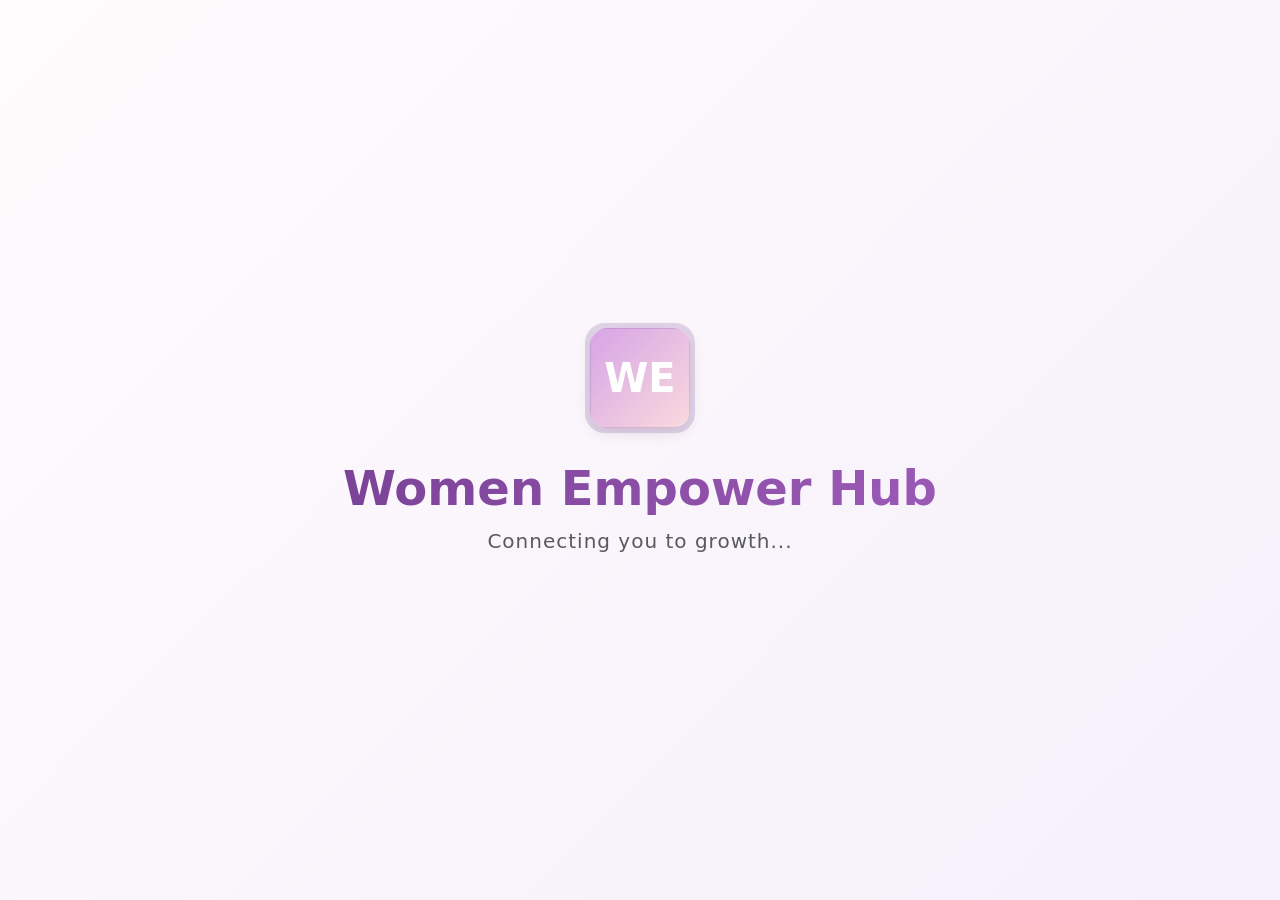
<file: Loading.html>
<!doctype html>
<html lang="en">
<head>
  <meta charset="utf-8" />
  <meta name="viewport" content="width=device-width,initial-scale=1" />
  <title>Loading...</title>

  <!-- Bootstrap CSS from CDN -->
  <link href="https://cdn.jsdelivr.net/npm/bootstrap@5.3.3/dist/css/bootstrap.min.css" rel="stylesheet">
  <!-- Css Link -->
   <link rel="stylesheet" href="assets/style/Loading.css">
</head>
<body>

<div class="loading-container">
    <div class="loading-content">
        <!-- Logo Display (Rounded Square with Gradient Spinner) -->
        <div class="logo-container">WE</div>
        
        <!-- Text with the main gradient -->
        <h2 class="grad-text fw-bold mb-1 display-5">Women Empower Hub</h2>
        <p class="text-muted lead fw-light mt-2 loading-text">Connecting you to growth...</p>
    </div>
</div>

</body>
</html>
</file>
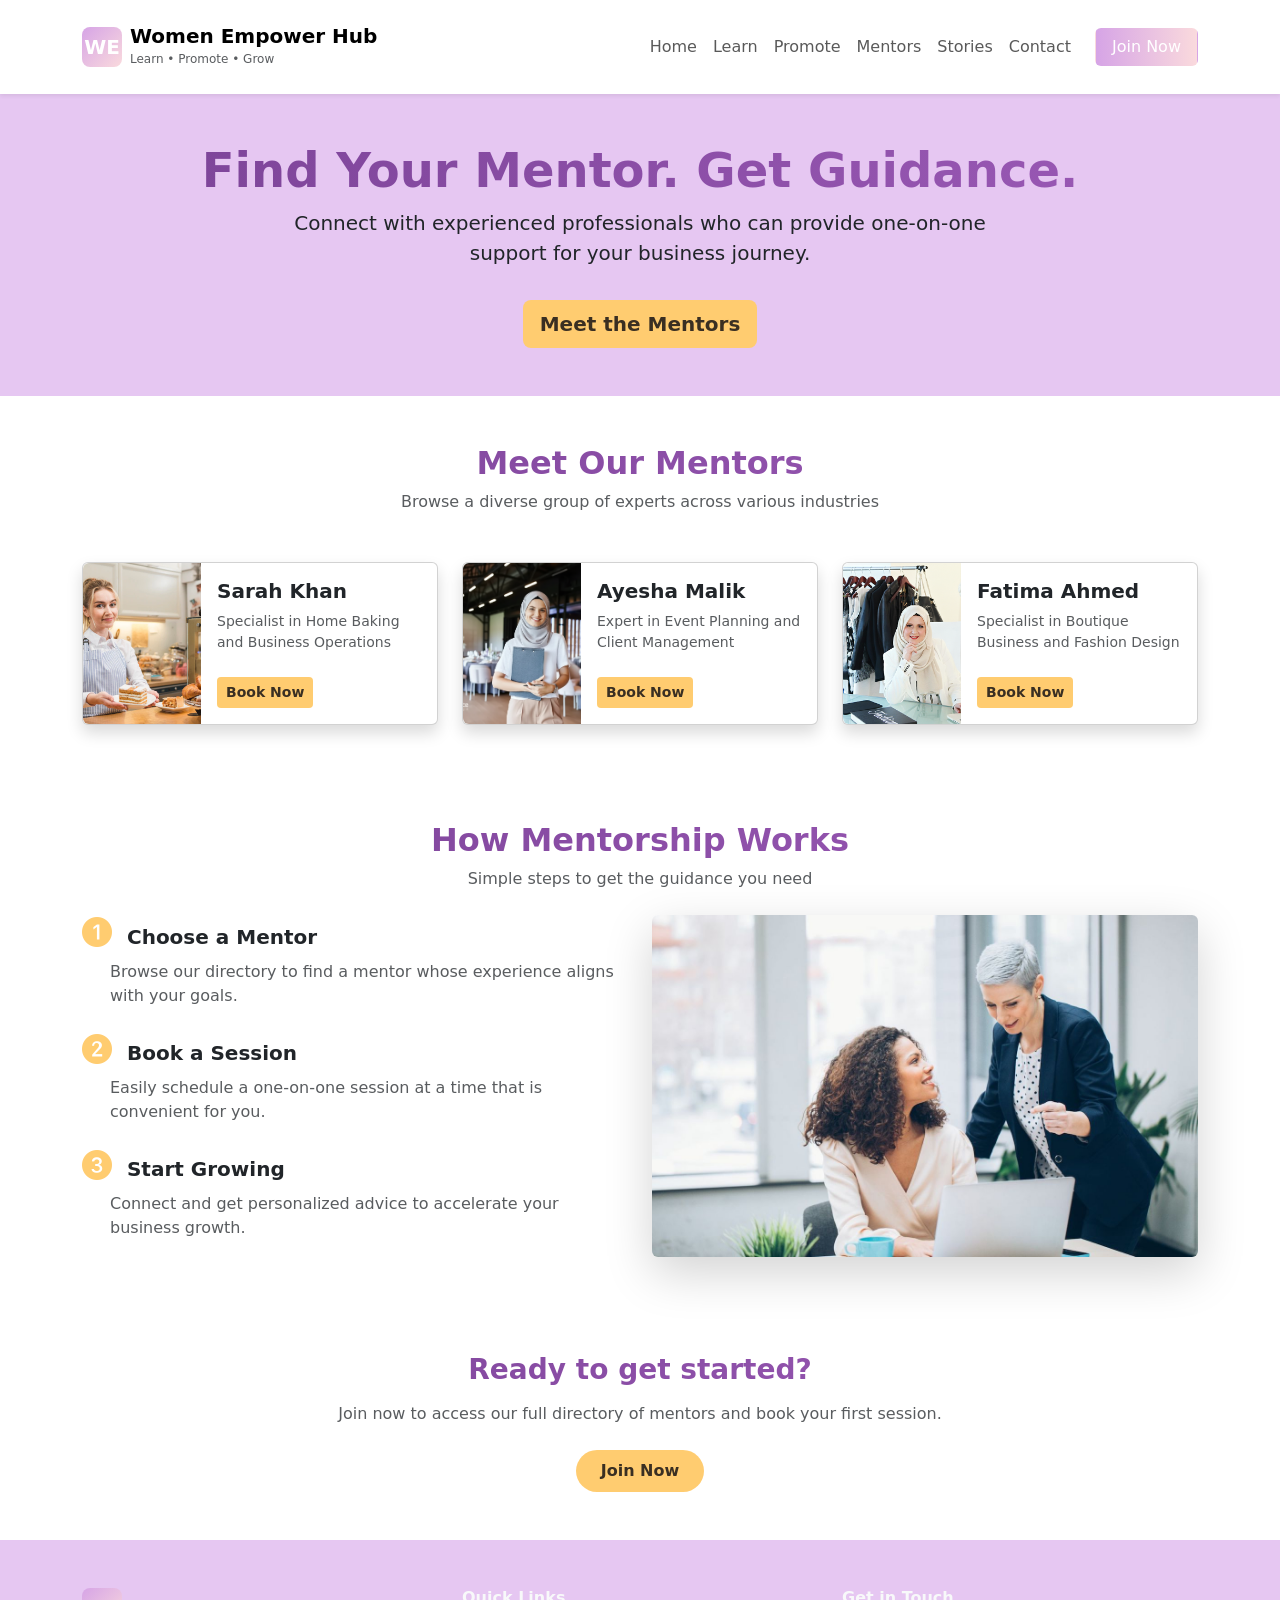
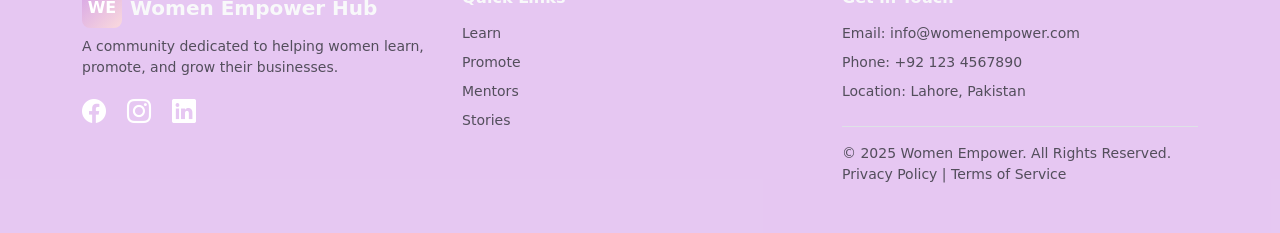
<file: mentors.html>
<!doctype html>
<html lang="en">
<head>
  <meta charset="utf-8" />
  <meta name="viewport" content="width=device-width,initial-scale=1" />
  <title>Women Empower — Mentors</title>

    <!-- Bootstrap CSS -->
  <link href="assets/Bootsrtrap/bootstrap.min.css" rel="stylesheet">
  <!-- Bootstrap icons -->
  <link href="https://cdn.jsdelivr.net/npm/bootstrap-icons@1.11.3/font/bootstrap-icons.css" rel="stylesheet">
  <!-- AOS for scroll animations -->
  <link href="assets/Bootsrtrap/aos.css" rel="stylesheet">
  <!-- stylesheet link -->
<link rel="stylesheet" href="assets/style/mentors.css">
<!-- header link -->
<script src="assets/JS/layout.js"></script>

  
</head>
<body class="bg-white">


<header class="text-center py-5 bg-lavender" style="background-color:#d8a8eba2;">
  <div class="container" data-aos="fade-up">
    <h1 class="fw-bold display-5 grad-text">Find Your Mentor. Get Guidance.</h1>
    <p class="lead mx-auto" style="max-width:700px">
      Connect with experienced professionals who can provide one-on-one support for your business journey.
    </p>
    <a href="Mentors-card.html" class="btn btn-gold2 btn-lg mt-3">Meet the Mentors</a>
  </div>
</header>

<section class="container py-5" id="mentors">
  <div class="text-center mb-5">
    <h2 class="fw-bold grad-text" data-aos="fade-up">Meet Our Mentors</h2>
    <p class="text-muted" data-aos="fade-up" data-aos-delay="100">Browse a diverse group of experts across various industries</p>
  </div>
  <div class="row g-4">
    <div class="col-md-6 col-lg-4" data-aos="fade-up">
      <div class="card mentor-profile-card shadow h-100">
        <div class="row g-0">
          <div class="col-4">
            <img src="assets/img/homebaker.webp" class="img-fluid rounded-start h-100 object-fit-cover" alt="Mentor 1">
          </div>
          <div class="col-8">
            <div class="card-body">
              <h5 class="card-title fw-bold">Sarah Khan</h5>
              <p class="card-text text-muted small">Specialist in Home Baking and Business Operations</p>
              <a href="#" class="btn btn-gold2 btn-sm mt-2">Book Now</a>
            </div>
          </div>
        </div>
      </div>
    </div>
    <div class="col-md-6 col-lg-4" data-aos="fade-up" data-aos-delay="100">
      <div class="card mentor-profile-card shadow h-100">
        <div class="row g-0">
          <div class="col-4">
            <img src="assets/img/planner.png" class="img-fluid rounded-start h-100 object-fit-cover" alt="Mentor 2">
          </div>
          <div class="col-8">
            <div class="card-body">
              <h5 class="card-title fw-bold">Ayesha Malik</h5>
              <p class="card-text text-muted small">Expert in Event Planning and Client Management</p>
              <a href="#" class="btn btn-gold2 btn-sm mt-2">Book Now</a>
            </div>
          </div>
        </div>
      </div>
    </div>
    <div class="col-md-6 col-lg-4" data-aos="fade-up" data-aos-delay="200">
      <div class="card mentor-profile-card shadow h-100">
        <div class="row g-0">
          <div class="col-4">
            <img src="assets/img/f-designer.png" class="img-fluid rounded-start h-100 object-fit-cover" alt="Mentor 3">
          </div>
          <div class="col-8">
            <div class="card-body">
              <h5 class="card-title fw-bold">Fatima Ahmed</h5>
              <p class="card-text text-muted small">Specialist in Boutique Business and Fashion Design</p>
              <a href="#" class="btn btn-gold2 btn-sm mt-2">Book Now</a>
            </div>
          </div>
        </div>
      </div>
    </div>
  </div>
</section>

<section class="py-5 bg-blush">
  <div class="container">
    <div class="text-center mb-4">
      <h2 class="fw-bold grad-text" data-aos="fade-up">How Mentorship Works</h2>
      <p class="text-muted" data-aos="fade-up" data-aos-delay="100">Simple steps to get the guidance you need</p>
    </div>
   <div class="row g-4 align-items-center">
      <div class="col-md-6 order-md-2" data-aos="fade-left">
        <img src="assets/img/mentor-meeting.jpg" class="img-fluid rounded shadow-lg" alt="Mentorship session">
      </div>
      <div class="col-md-6 order-md-1" data-aos="fade-right">
        <ul class="list-unstyled">
          <li class="mb-4">
            <h5 class="fw-bold "><i class="bi bi-1-circle-fill me-2  gold-text " style="font-size: 30px;"></i> Choose a Mentor</h5>
            <p class="text-muted ms-4 ps-1">Browse our directory to find a mentor whose experience aligns with your goals.</p>
          </li>
          <li class="mb-4">
            <h5 class="fw-bold "><i class="bi bi-2-circle-fill me-2 gold-text  " style="font-size: 30px;"></i> Book a Session</h5>
            <p class="text-muted ms-4 ps-1">Easily schedule a one-on-one session at a time that is convenient for you.</p>
          </li>
          <li>
            <h5 class="fw-bold "><i class="bi bi-3-circle-fill me-2 gold-text" style="font-size: 30px;"      ></i> Start Growing</h5>
            <p class="text-muted ms-4 ps-1">Connect and get personalized advice to accelerate your business growth.</p>
          </li>
        </ul>
      </div>
    </div>
  </div>
</section>

<section class="container text-center py-5">
  <h3 class="fw-bold mb-3 grad-text" data-aos="fade-up">Ready to get started?</h3>
  <p class="text-muted mb-4" data-aos="fade-up" data-aos-delay="100">
    Join now to access our full directory of mentors and book your first session.
  </p>
  <a href="joinnow.html" class="btn btn-gold px-4 py-2" data-aos="zoom-in">Join Now</a>
</section>

  

  <!-- Bootstrap JS + AOS -->
  <script src="assets/Bootsrtrap/bootstrap.min.js"></script>
  <script src="assets/Bootsrtrap/aos.js"></script>
  <script> AOS.init({ duration: 700, once: true }); </script>
</body>
</html>
</file>
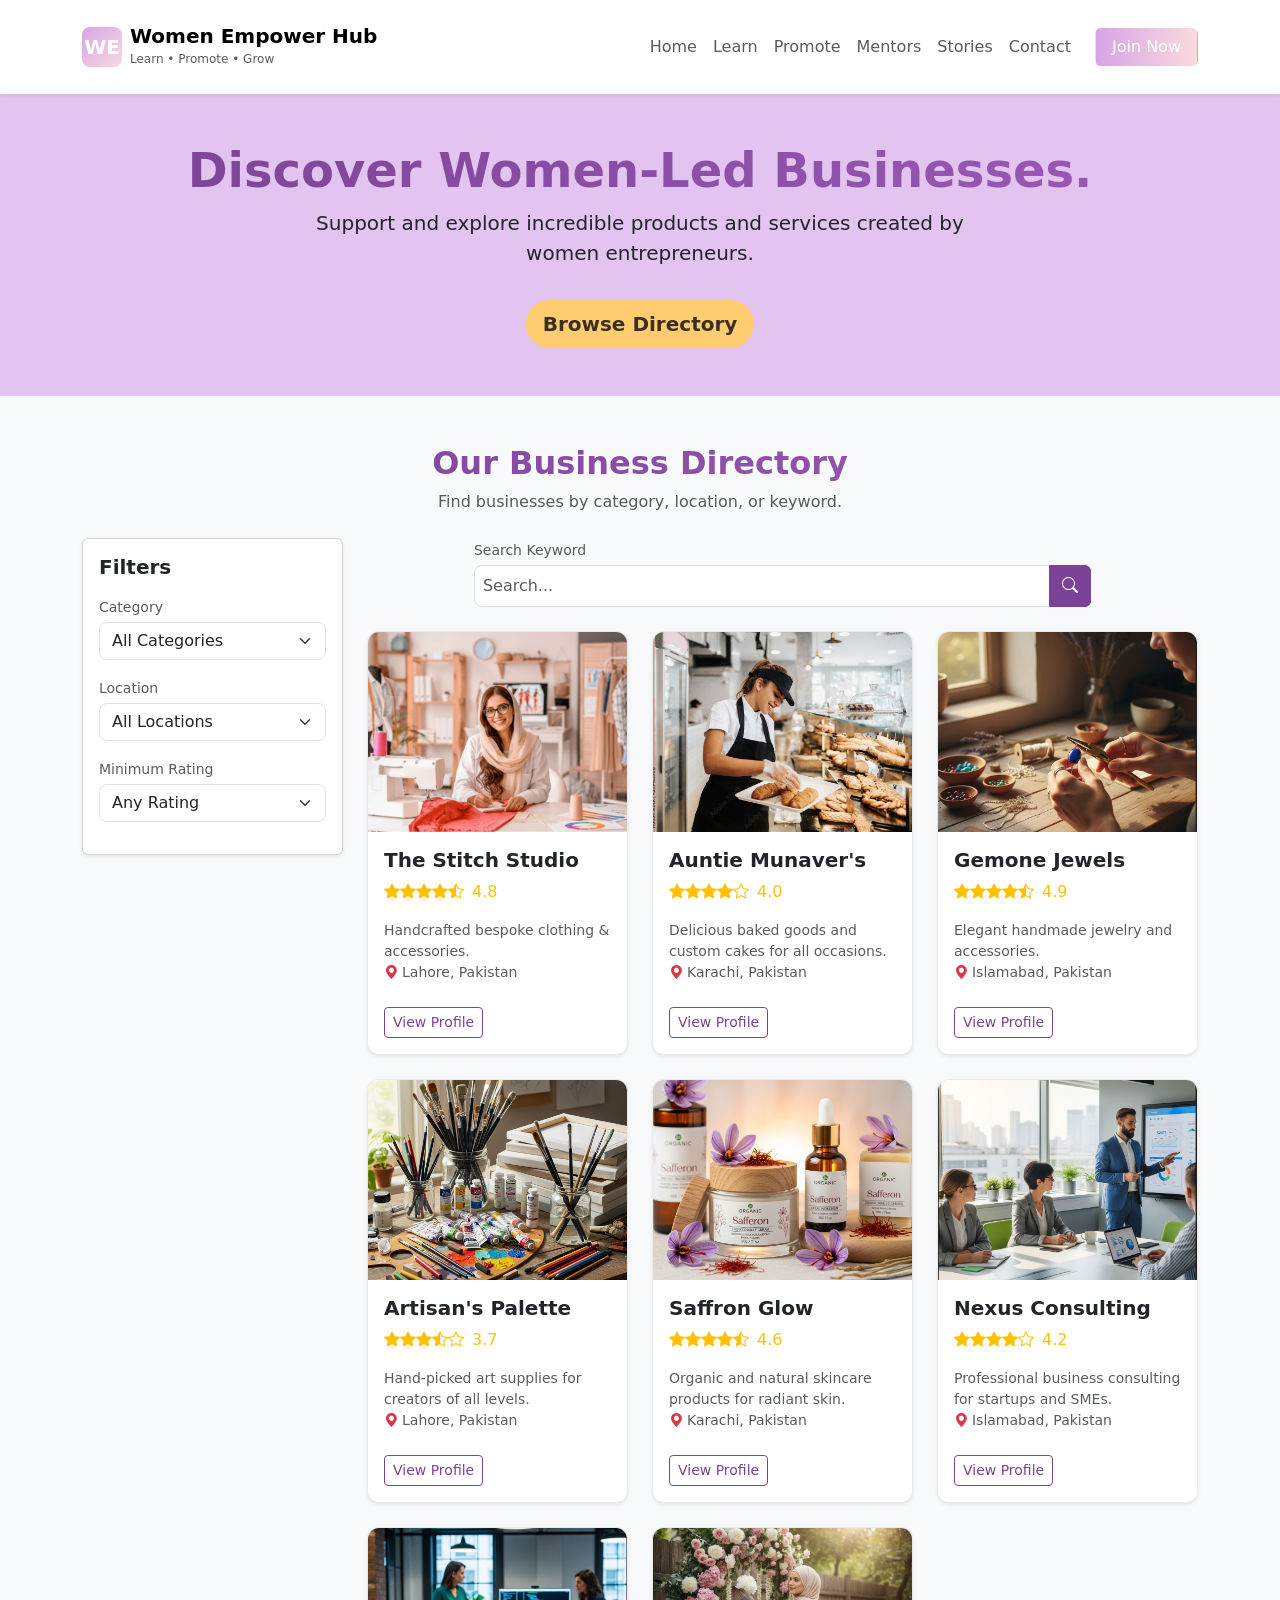
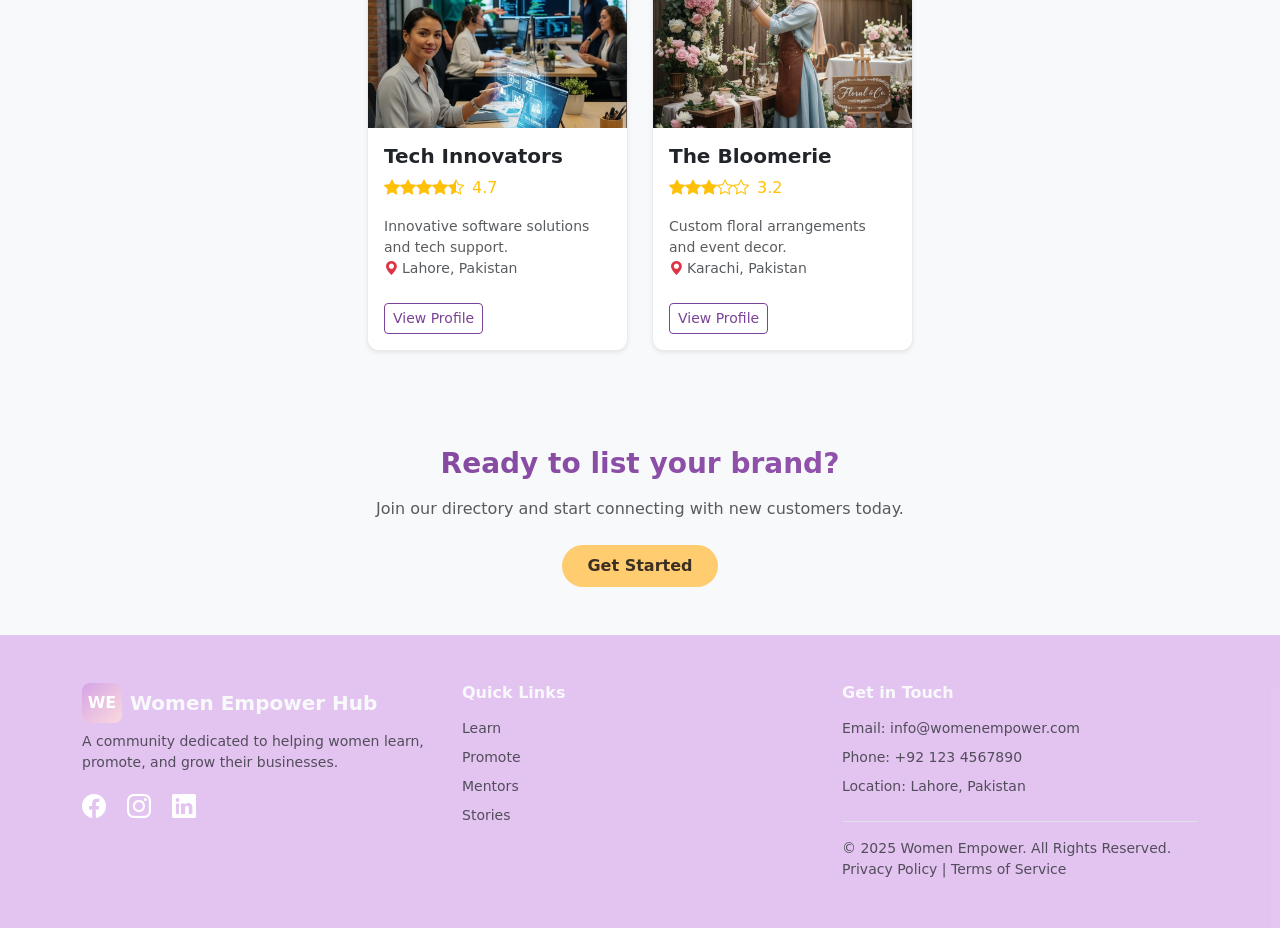
<file: promote card.html>
<!doctype html>
<html lang="en">
<head>
  <meta charset="utf-8" />
  <meta name="viewport" content="width=device-width,initial-scale=1" />
  <title>Women Empower — Promote</title>

 <!-- Bootstrap CSS -->
  <link href="assets/Bootsrtrap/bootstrap.min.css" rel="stylesheet">
  <!-- Bootstrap icons -->
  <link href="https://cdn.jsdelivr.net/npm/bootstrap-icons@1.11.3/font/bootstrap-icons.css" rel="stylesheet">
  <!-- AOS for scroll animations -->
  <link href="assets/Bootsrtrap/aos.css" rel="stylesheet">
<!-- header link -->
<script src="assets/JS/layout.js"></script>
<!-- stylesheet link -->
 <link rel="stylesheet" href="assets/style/promotecard.css">
</head>
<body class="bg-light">
  

<!-- Hero Section -->
<header class="text-center py-5 bg-blush" style="background-color:#d8a8eba2;">
  <div class="container" data-aos="fade-up">
    <h1 class="fw-bold display-5 grad-text">Discover Women-Led Businesses.</h1>
    <p class="lead mx-auto" style="max-width:700px">
      Support and explore incredible products and services created by women entrepreneurs.
    </p>
    <a href="#businesses" class="btn btn-gold btn-lg mt-3">Browse Directory</a>
  </div>
</header>

<section class="py-5" id="businesses">
  <div class="container">
    <div class="text-center mb-4">
      <h2 class="fw-bold grad-text" data-aos="fade-up">Our Business Directory</h2>
      <p class="text-muted" data-aos="fade-up" data-aos-delay="100">Find businesses by category, location, or keyword.</p>
    </div>

    <!-- Filter -->
    <div class="row g-4">
      <div class="col-lg-3">
        <div class="card p-3 shadow-sm" data-aos="fade-right">
          <h5 class="fw-bold mb-3">Filters</h5>
          <div class="mb-3">
            <label for="categoryFilter" class="form-label text-muted small mb-1">Category</label>
            <select class="form-select" id="categoryFilter">
              <option value="all" selected>All Categories</option>
              <option value="fashion">Fashion & Apparel</option>
              <option value="food">Food & Beverage</option>
              <option value="handicrafts">Handicrafts & Arts</option>
              <option value="beauty">Beauty & Wellness</option>
              <option value="services">Services</option>
              <option value="tech">Technology</option>
            </select>
          </div>
          <div class="mb-3">
            <label for="locationFilter" class="form-label text-muted small mb-1">Location</label>
            <select class="form-select" id="locationFilter">
              <option value="all" selected>All Locations</option>
              <option value="lahore">Lahore, Pakistan</option>
              <option value="karachi">Karachi, Pakistan</option>
              <option value="islamabad">Islamabad, Pakistan</option>
            </select>
          </div>
          <!-- RATING FILTER -->
          <div class="mb-3">
            <label for="ratingFilter" class="form-label text-muted small mb-1">Minimum Rating</label>
            <select class="form-select" id="ratingFilter">
              <option value="0" selected>Any Rating</option>
              <option value="4.5">4.5 Stars & Up</option>
              <option value="4">4.0 Stars & Up</option>
              <option value="3.5">3.5 Stars & Up</option>
            </select>
          </div>
        </div>
        <div class="mt-4 text-center d-none" id="no-results-message">
          <i class="bi bi-info-circle-fill me-2"></i>No businesses found matching your criteria.
        </div>
      </div>
      <!-- Cards -->
      <div class="col-lg-9">
        <!-- search -->
        <div class="row justify-content-center">
          <div class="mb-4 col-lg-9" data-aos="fade-left">
            <label for="searchBar" class="form-label text-muted small mb-1">Search Keyword</label>
            <div class="input-group">
              <input type="text" class="form-control p-2" id="searchBar" placeholder="Search...">
              <button class="btn btn-primary" type="button"><i class="bi bi-search"></i></button>
            </div>
          </div>
        </div>
        <div class="row g-4" id="business-list">
          <!-- Business cards will be dynamically inserted here by JavaScript -->
        </div>
      </div>
    </div>
  </div>
</section>

<!-- Profile Modal -->
<div class="modal fade" id="profileModal" tabindex="-1" aria-labelledby="profileModalLabel" aria-hidden="true">
  <div class="modal-dialog modal-lg modal-dialog-centered">
    <div class="modal-content border-0 rounded-4 shadow-lg">
      <div class="modal-body p-0 rounded-4 overflow-hidden">
        <button type="button" class="btn-close position-absolute top-0 end-0 m-3 z-1" data-bs-dismiss="modal" aria-label="Close"></button>
        <div class="position-relative">
          <img id="profile-image" class="img-fluid" style="width: 100%; max-height: 420px; object-fit: cover;" alt="Business Image">
          <div class="position-absolute bottom-0 start-0 p-4 w-100" style="background: linear-gradient(to top, rgba(0,0,0,0.7), rgba(0,0,0,0));">
            <h3 id="profile-name" class="text-white fw-bold mb-0"></h3>
            <div id="profile-rating" class="d-flex align-items-center mt-1"></div>
          </div>
        </div>
        <div class="p-4">
          <div class="mb-4">
            <p id="profile-description" class="lead text-muted"></p>
          </div>
          <div class="mb-4">
            <h6 class="fw-bold grad-text">About the Founder</h6>
            <p id="profile-bio" class="text-muted small"></p>
          </div>
          <div class="mb-4">
            <h6 class="fw-bold grad-text">Our Mission</h6>
            <p id="profile-mission" class="text-muted small"></p>
          </div>
          <div class="text-center">
            <a id="profile-contact" class="btn btn-gold btn-lg rounded-pill px-4" href="#" target="_blank"><i class="bi bi-link-45deg me-2"></i>View Website</a>
          </div>
        </div>
      </div>
    </div>
  </div>
</div>

<!-- Call for action -->
<section class="container text-center py-5">
  <h3 class="fw-bold mb-3 grad-text" data-aos="fade-up">Ready to list your brand?</h3>
  <p class="text-muted mb-4" data-aos="fade-up" data-aos-delay="100">
    Join our directory and start connecting with new customers today.
  </p>
  <a href="#" class="btn btn-gold px-4 py-2" data-aos="zoom-in">Get Started</a>
</section>



   <!-- Bootstrap JS + AOS -->
  <script src="assets/Bootsrtrap/bootstrap.min.js"></script>
  <script src="assets/Bootsrtrap/aos.js"></script>
<script>AOS.init({ duration: 700, once: true });</script>
<script src="assets/Json-Data/promote-card-data.js"></script>
<script src="assets/JS/promotecard.js"></script>
</body>
</html>
</file>
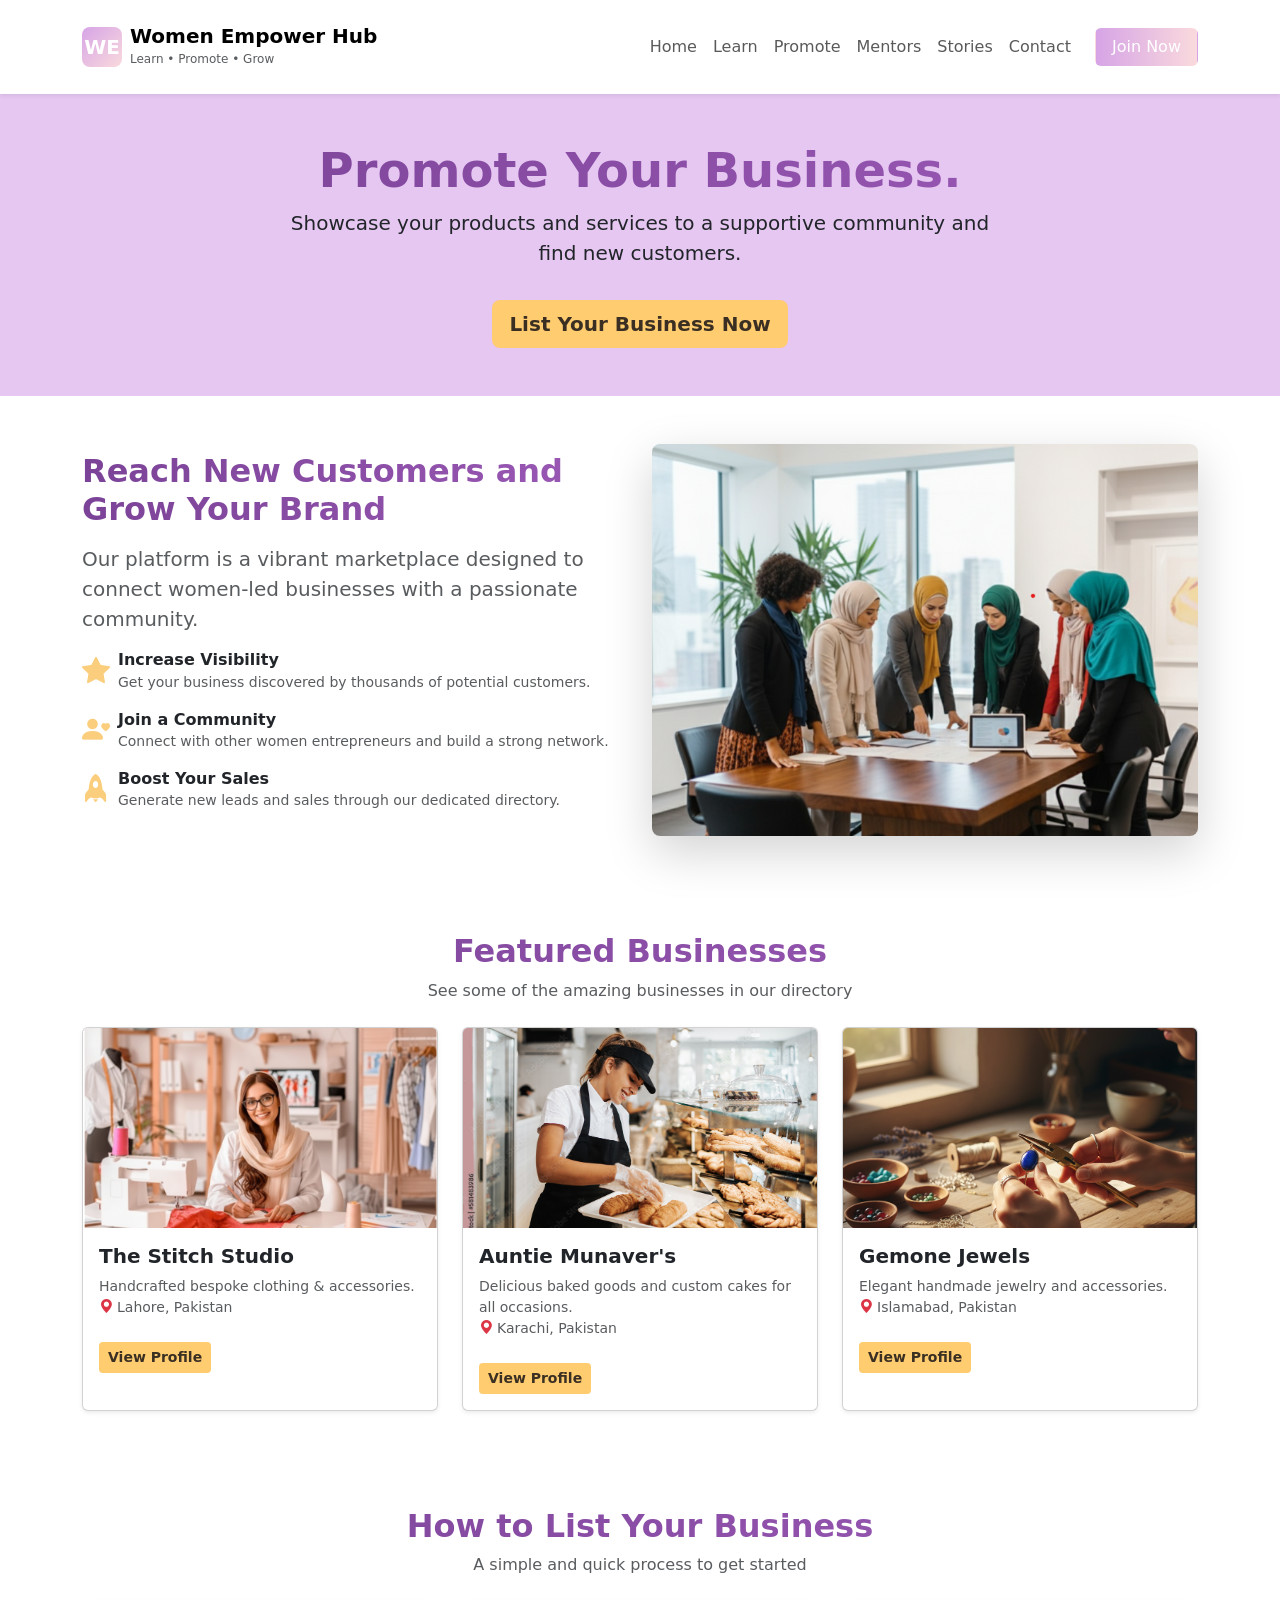
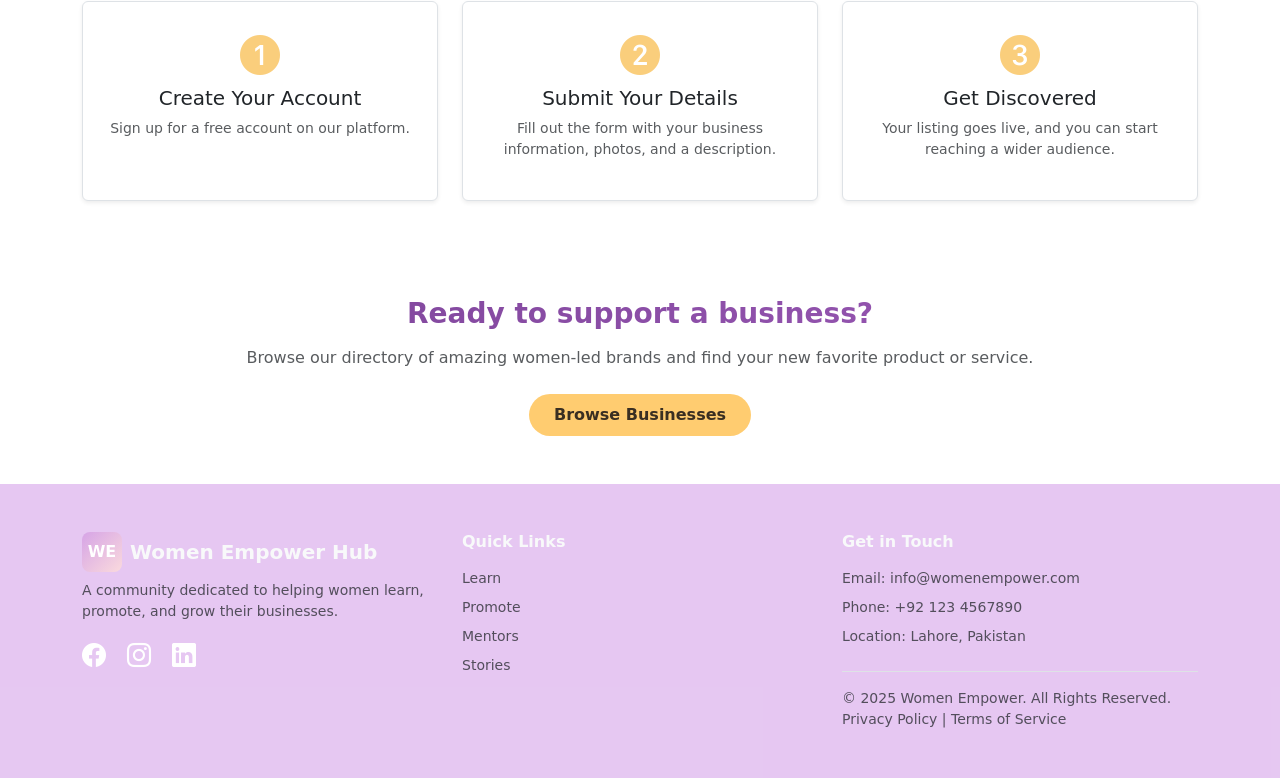
<file: promote.html>
<!doctype html>
<html lang="en">
<head>
  <meta charset="utf-8" />
  <meta name="viewport" content="width=device-width,initial-scale=1" />
  <title>Women Empower — Promote</title>

   <!-- Bootstrap CSS -->
  <link href="assets/Bootsrtrap/bootstrap.min.css" rel="stylesheet">
  <!-- Bootstrap icons -->
  <link href="https://cdn.jsdelivr.net/npm/bootstrap-icons@1.11.3/font/bootstrap-icons.css" rel="stylesheet">
  <!-- AOS for scroll animations -->
  <link href="assets/Bootsrtrap/aos.css" rel="stylesheet">
  <!-- stylesheet link -->
<link rel="stylesheet" href="assets/style/promote.css">
<!-- header link -->
<script src="assets/JS/layout.js"></script>
</head>
<body class="bg-white">


<header class="text-center py-5 bg-blush" style="background-color:#d8a8eba2;">
  <div class="container" data-aos="fade-up">
    <h1 class="fw-bold display-5 grad-text">Promote Your Business.</h1>
    <p class="lead mx-auto" style="max-width:700px">
      Showcase your products and services to a supportive community and find new customers.
    </p>
    <a href="promoteform.html" class="btn btn-gold2 btn-lg mt-3">List Your Business Now</a>
  </div>
</header>

<section class="py-5">
  <div class="container">
    <div class="row g-4 align-items-center">
      <div class="col-md-6" data-aos="fade-right">
        <h2 class="fw-bold grad-text mb-3">Reach New Customers and Grow Your Brand</h2>
        <p class="lead text-muted">
          Our platform is a vibrant marketplace designed to connect women-led businesses with a passionate community.
        </p>
        <ul class="list-unstyled">
          <li class="d-flex align-items-start mb-3">
            <i class="bi bi-star-fill gold-text me-2 fs-3"></i>
            <div>
              <h6 class="fw-bold mb-0">Increase Visibility</h6>
              <small class="text-muted">Get your business discovered by thousands of potential customers.</small>
            </div>
          </li>
          <li class="d-flex align-items-start mb-3">
            <i class="bi bi-person-heart gold-text me-2 fs-3"></i>
            <div>
              <h6 class="fw-bold mb-0">Join a Community</h6>
              <small class="text-muted">Connect with other women entrepreneurs and build a strong network.</small>
            </div>
          </li>
          <li class="d-flex align-items-start">
            <i class="bi bi-rocket-fill gold-text me-2 fs-3"></i>
            <div>
              <h6 class="fw-bold mb-0">Boost Your Sales</h6>
              <small class="text-muted">Generate new leads and sales through our dedicated directory.</small>
            </div>
          </li>
        </ul>
      </div>
      <div class="col-md-6" data-aos="fade-left">
        <img src="assets/img/b-1.png" class="img-fluid rounded-3 shadow-lg" alt="Business promotion">
      </div>
    </div>
  </div>
</section>

<section class="py-5 " id="featured-listings">
  <div class="container">
    <div class="text-center mb-4">
      <h2 class="fw-bold grad-text" data-aos="fade-up">Featured Businesses</h2>
      <p class="text-muted" data-aos="fade-up" data-aos-delay="100">See some of the amazing businesses in our directory</p>
    </div>
    <div class="row g-4">
      <div class="col-md-6 col-lg-4" data-aos="fade-up">
        <div class="card business-card h-100 shadow-sm">
          <img src="assets/img/stitch.png" class="card-img-top object-fit-cover" alt="Fashion brand" style="height:200px">
          <div class="card-body">
            <h5 class="card-title fw-semibold">The Stitch Studio</h5>
            <p class="card-text text-muted small">Handcrafted bespoke clothing & accessories.
              <br><i class="bi bi-geo-alt-fill me-1 text-danger"></i>Lahore, Pakistan</p>
            <a href="#" class="btn btn-gold2 btn-sm mt-2">View Profile</a>
          </div>
        </div>
      </div>
      <div class="col-md-6 col-lg-4" data-aos="fade-up" data-aos-delay="100">
        <div class="card business-card h-100 shadow-sm">
           <img src="assets/img/aunt-kitchen.jpg" class="card-img-top object-fit-cover" alt="Bakery" style="height:200px">
          <div class="card-body">
            <h5 class="card-title fw-semibold">Auntie Munaver's</h5>
            <p class="card-text text-muted small">Delicious baked goods and custom cakes for all occasions.
              <br><i class="bi bi-geo-alt-fill me-1 text-danger"></i>Karachi, Pakistan</p>
            <a href="#" class="btn btn-gold2
             btn-sm mt-2">View Profile</a>
          </div>
        </div>
      </div>
      <div class="col-md-6 col-lg-4" data-aos="fade-up" data-aos-delay="200">
        <div class="card business-card h-100 shadow-sm">
           <img src="assets/img/jewllery1.png" class="card-img-top object-fit-cover" alt="Jewelry brand" style="height:200px">
          <div class="card-body">
            <h5 class="card-title fw-semibold">Gemone Jewels</h5>
            <p class="card-text text-muted small">Elegant handmade jewelry and accessories.
              <br><i class="bi bi-geo-alt-fill me-1 text-danger"></i>Islamabad, Pakistan</p>
            <a href="#" class="btn btn-gold2 btn-sm mt-2">View Profile</a>
          </div>
        </div>
      </div>
    </div>
  </div>
</section>


<section class="py-5  bg-blush  " id="list-business">
  <div class="container">
    <div class="text-center mb-4">
      <h2 class="fw-bold grad-text" data-aos="fade-up">How to List Your Business</h2>
      <p class="text-muted" data-aos="fade-up" data-aos-delay="100">A simple and quick process to get started</p>
    </div>
    <div class="row g-4 text-center">
      <div class="col-md-4" data-aos="fade-up">
        <div class="p-4 border rounded h-100 shadow-sm bg-white">
          <i class="bi bi-1-circle-fill fs-1 gold-text  mb-2"></i>
          <h5>Create Your Account</h5>
          <p class="text-muted small">Sign up for a free account on our platform.</p>
        </div>
      </div>
      <div class="col-md-4" data-aos="fade-up" data-aos-delay="100">
        <div class="p-4 border rounded h-100 shadow-sm bg-white">
          <i class="bi bi-2-circle-fill fs-1 gold-text mb-2"></i>
          <h5>Submit Your Details</h5>
          <p class="text-muted small">Fill out the form with your business information, photos, and a description.</p>
        </div>
      </div>
      <div class="col-md-4" data-aos="fade-up" data-aos-delay="200">
        <div class="p-4 border rounded h-100 shadow-sm bg-white">
          <i class="bi bi-3-circle-fill fs-1 gold-text mb-2"></i>
          <h5>Get Discovered</h5>
          <p class="text-muted small">Your listing goes live, and you can start reaching a wider audience.</p>
        </div>
      </div>
    </div>
  </div>
</section>

<section class="container text-center py-5">
    <h3 class="fw-bold mb-3 grad-text" data-aos="fade-up">Ready to support a business?</h3>
    <p class="text-muted mb-4" data-aos="fade-up" data-aos-delay="100">
        Browse our directory of amazing women-led brands and find your new favorite product or service.
    </p>
    <a href="promote card.html" class="btn btn-gold px-4 py-2" data-aos="zoom-in">Browse Businesses</a>
</section>
     
  <!-- Bootstrap JS + AOS -->
  <script src="assets/Bootsrtrap/bootstrap.min.js"></script>
  <script src="assets/Bootsrtrap/aos.js"></script>
  <script> AOS.init({ duration: 700, once: true }); </script>
</body>
</html>
</file>
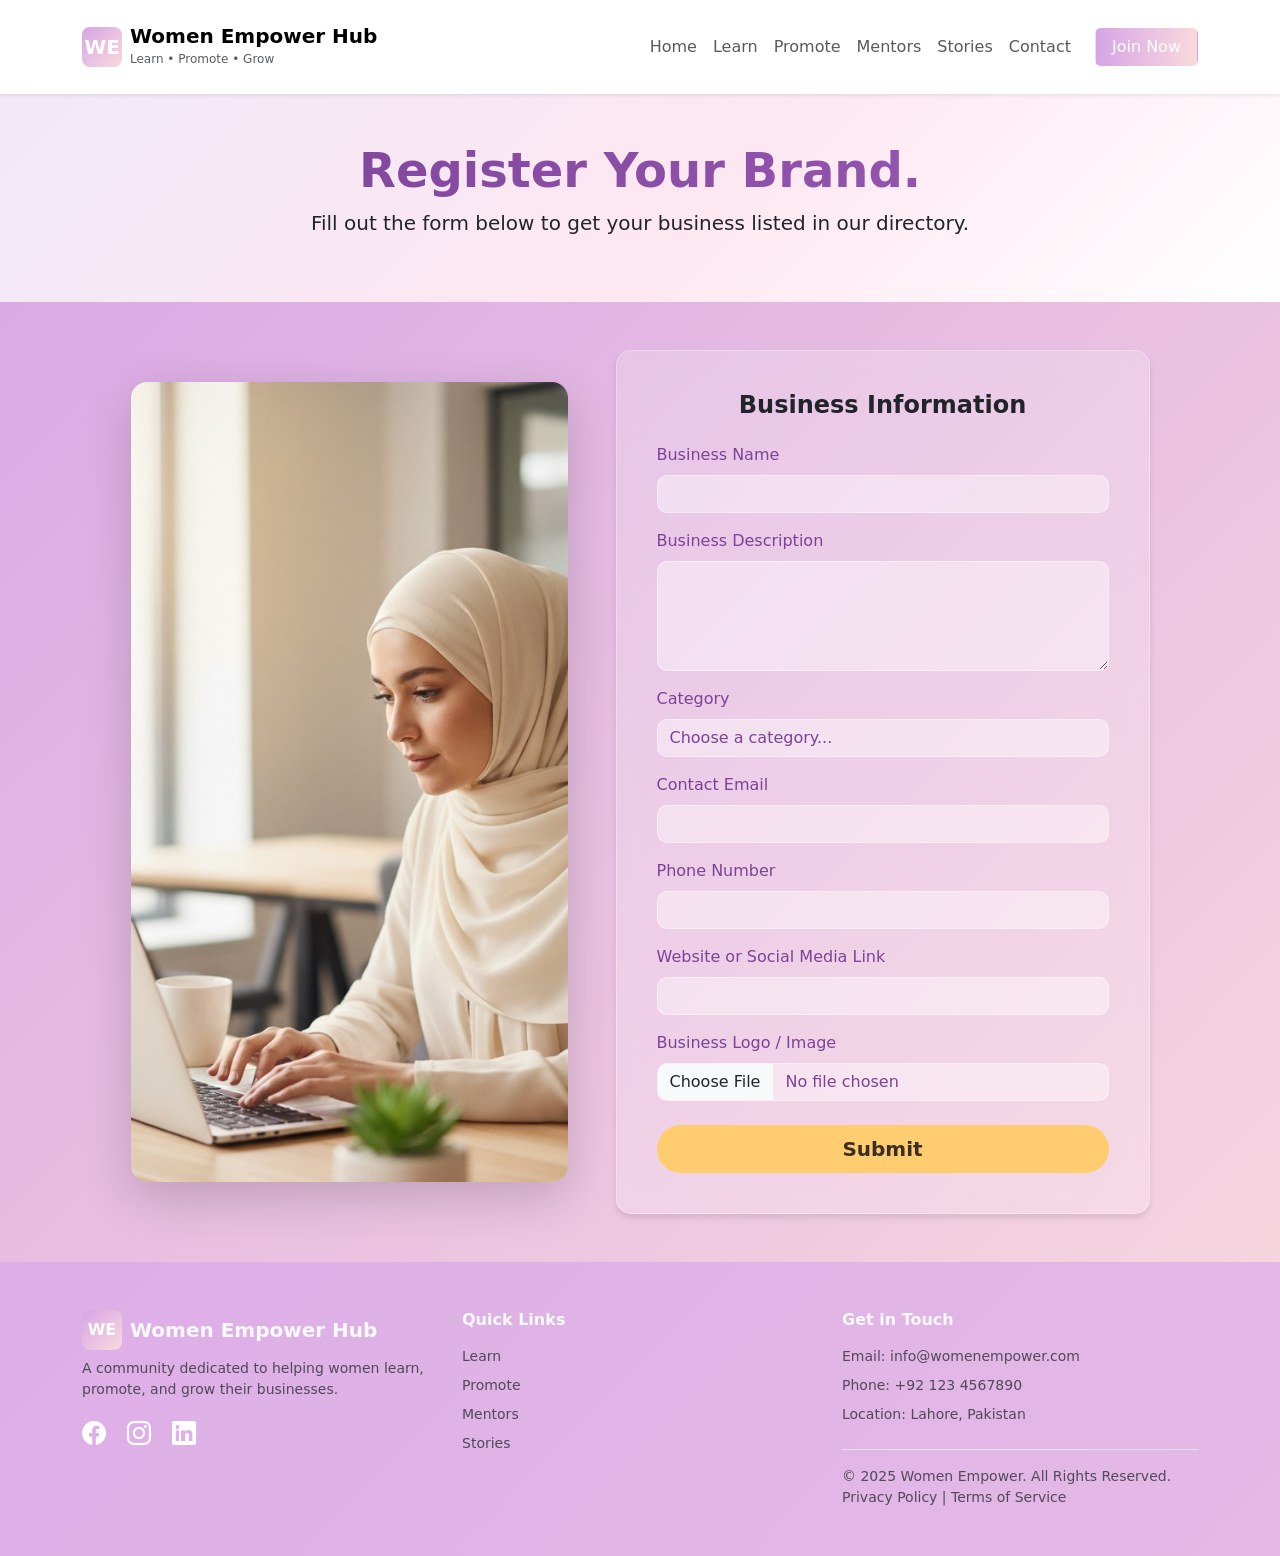
<file: promoteform.html>
<!doctype html>
<html lang="en">

<head>
  <meta charset="utf-8" />
  <meta name="viewport" content="width=device-width,initial-scale=1" />
  <title>Women Empower — Register Your Brand</title>

  <link href="assets/Bootsrtrap/bootstrap.min.css" rel="stylesheet">
  <link href="https://cdn.jsdelivr.net/npm/bootstrap-icons@1.11.3/font/bootstrap-icons.css" rel="stylesheet">
  <link href="assets/Bootsrtrap/aos.css" rel="stylesheet">
  <script src="assets/JS/layout.js"></script>
  <link rel="stylesheet" href="assets/style/promoteform.css">

</head>

<body class="registration-bg">

  <header class="text-center py-5 hero-gradient">
    <div class="container" data-aos="fade-up">
      <h1 class="fw-bold display-5 grad-text">Register Your Brand.</h1>
      <p class="lead mx-auto" style="max-width:700px">
        Fill out the form below to get your business listed in our directory.
      </p>
    </div>
  </header>

  <section class="container py-5">
    <div class="row g-5 align-items-center justify-content-center">
      <div class="col-md-5 d-none d-md-block">
        <img src="assets/img/promot.jpeg" alt="Vertical image of women working" class="img-fluid rounded-4 shadow-lg vertical-img">
      </div>
      <div class="col-md-7 col-lg-6">
        <div class="card p-4 glass-card" data-aos="fade-left">
          <div class="card-body">
            <h4 class="card-title fw-bold text-center mb-4 text-dark">Business Information</h4>
            <form>
              <div class="mb-3">
                <label for="businessName" class="form-label">Business Name</label>
                <input type="text" class="form-control" id="businessName" required>
              </div>
              <div class="mb-3">
                <label for="businessDescription" class="form-label">Business Description</label>
                <textarea class="form-control" id="businessDescription" rows="4" required></textarea>
              </div>
              <div class="mb-3">
                <label for="businessCategory" class="form-label">Category</label>
                <select class="form-select" id="businessCategory" required>
                  <option selected disabled>Choose a category...</option>
                  <option>Fashion & Apparel</option>
                  <option>Food & Beverage</option>
                  <option>Handicrafts & Arts</option>
                  <option>Beauty & Wellness</option>
                  <option>Services</option>
                  <option>Technology</option>
                </select>
              </div>
              <div class="mb-3">
                <label for="contactEmail" class="form-label">Contact Email</label>
                <input type="email" class="form-control" id="contactEmail" required>
              </div>
              <div class="mb-3">
                <label for="phone" class="form-label">Phone Number</label>
                <input type="tel" class="form-control" id="phone">
              </div>
              <div class="mb-3">
                <label for="website" class="form-label">Website or Social Media Link</label>
                <input type="url" class="form-control" id="website">
              </div>
              <div class="mb-4">
                <label for="businessLogo" class="form-label">Business Logo / Image</label>
                <input type="file" class="form-control" id="businessLogo" accept="image/*">
              </div>
              <div class="d-grid">
                <button type="submit" class="btn btn-gold btn-lg">Submit</button>
              </div>
            </form>
          </div>
        </div>
      </div>
    </div>
  </section>

  <div class="modal fade" id="submitModal" tabindex="-1" aria-labelledby="submitModalLabel" aria-hidden="true">
    <div class="modal-dialog modal-dialog-centered">
      <div class="modal-content">
        <div class="modal-body text-center py-4">
          <h5 class="modal-title mb-3" id="submitModalLabel">Thank you for registering your brand!</h5>
          <p class="text-center">We've received your information. Our team will review it and contact you soon.</p>
          <button type="button" class="btn btn-purple px-4" data-bs-dismiss="modal">OK</button>
        </div>
      </div>
    </div>
  </div>

  <script src="assets/Bootsrtrap/bootstrap.min.js"></script>
  <script src="assets/Bootsrtrap/aos.js"></script>
  <script src="assets/JS/promoteform.js"></script>

</body>

</html>
</file>
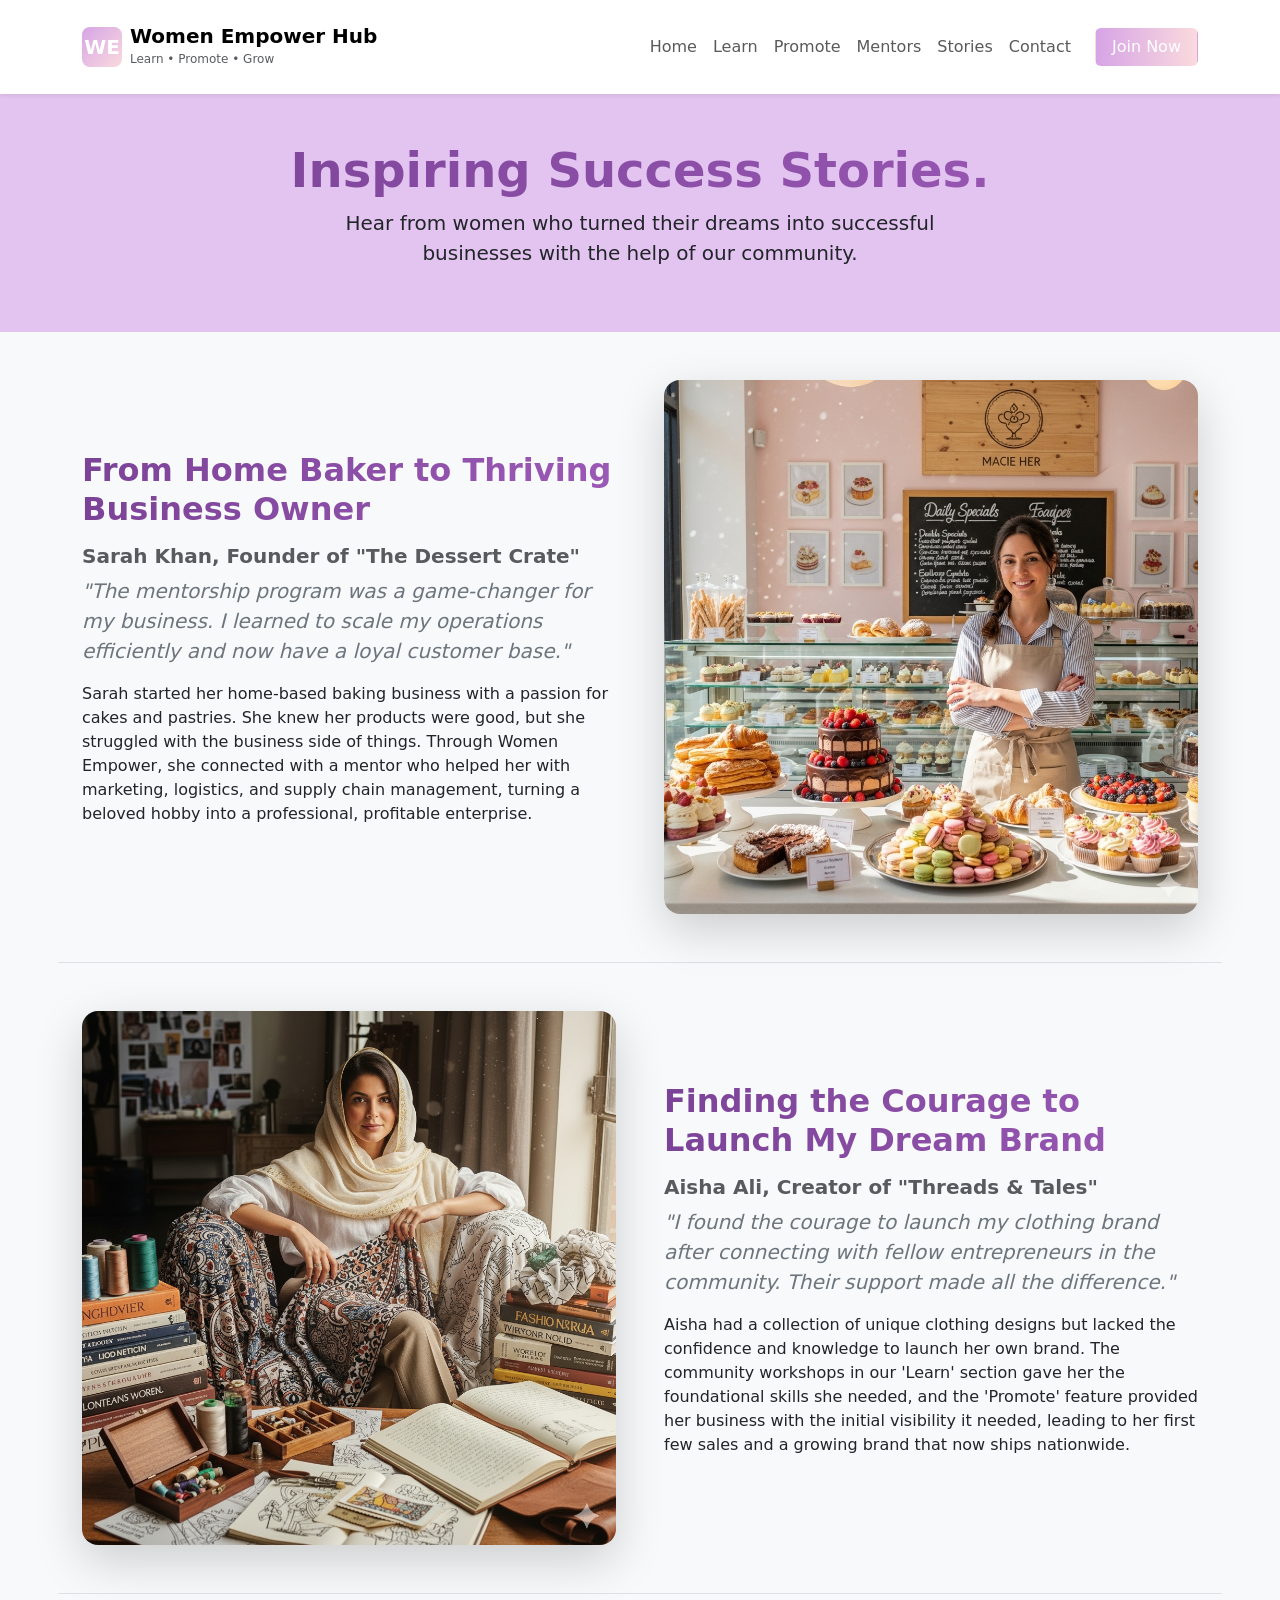
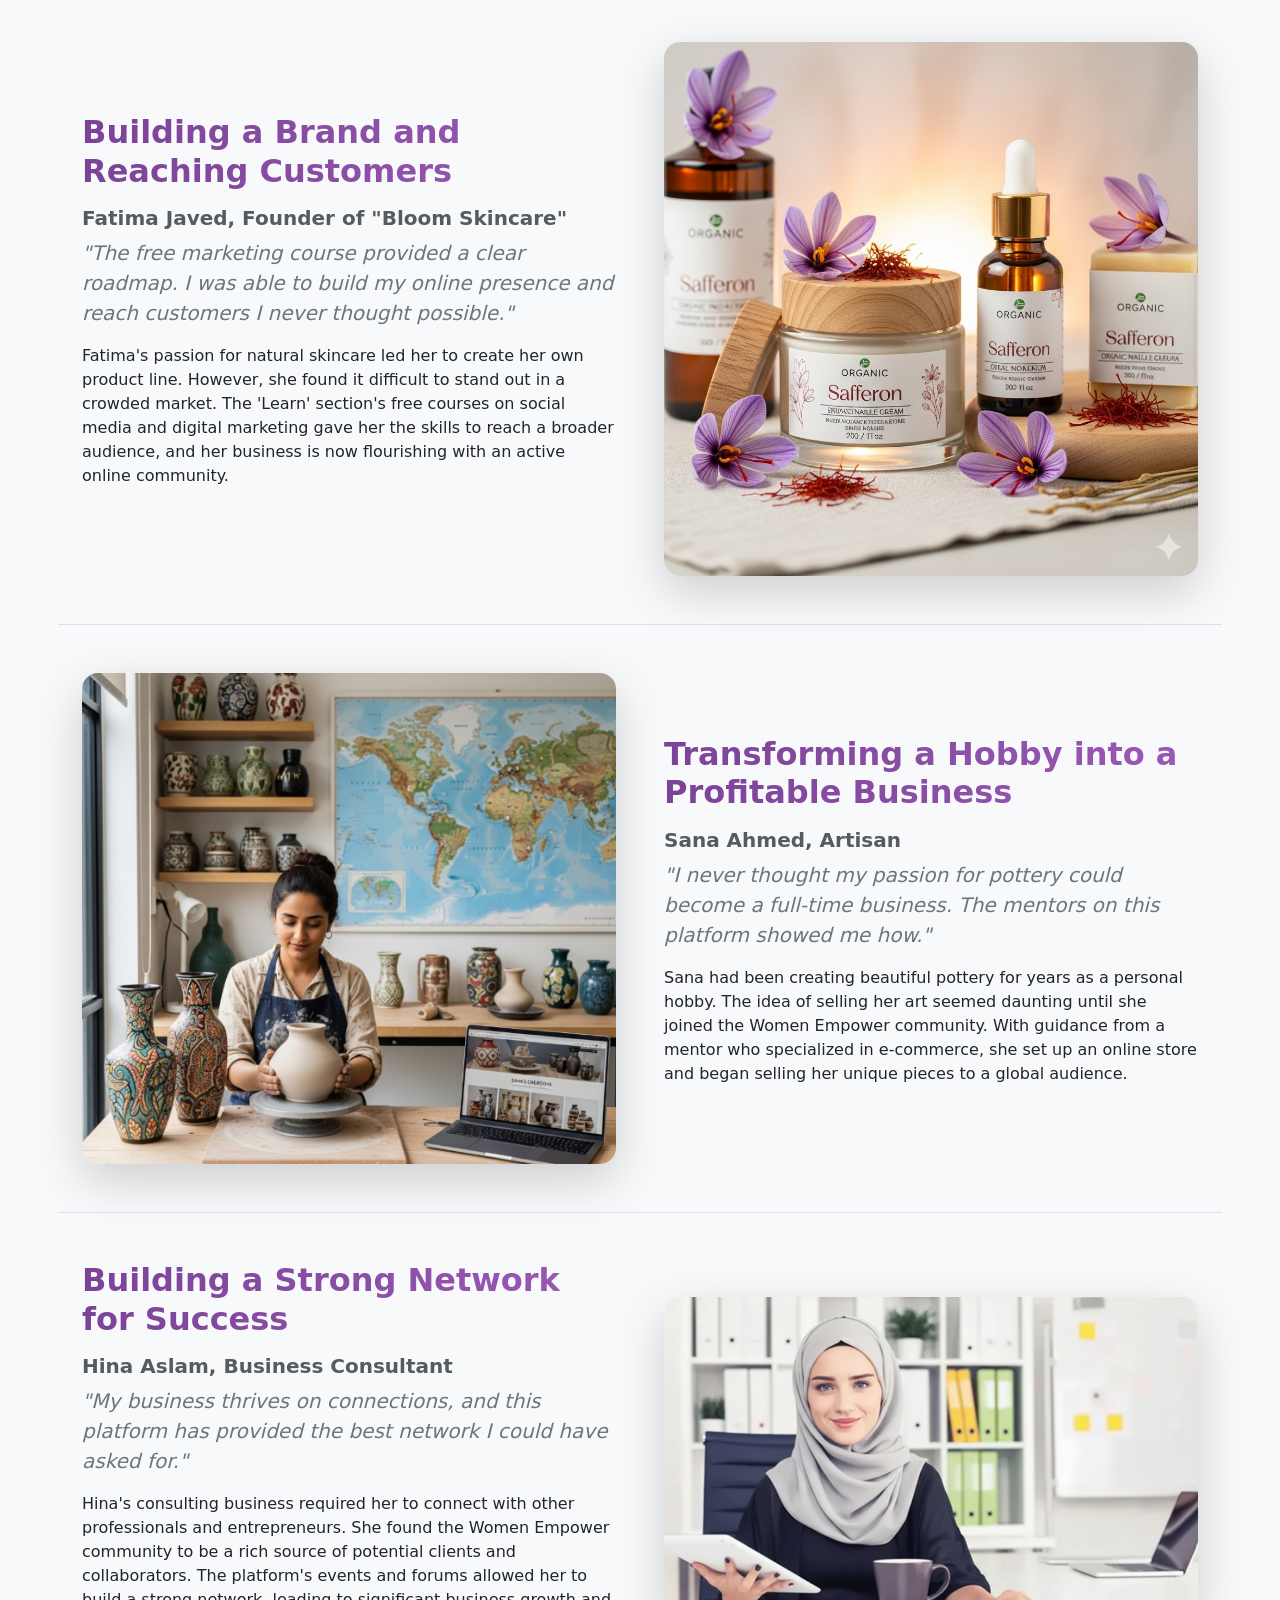
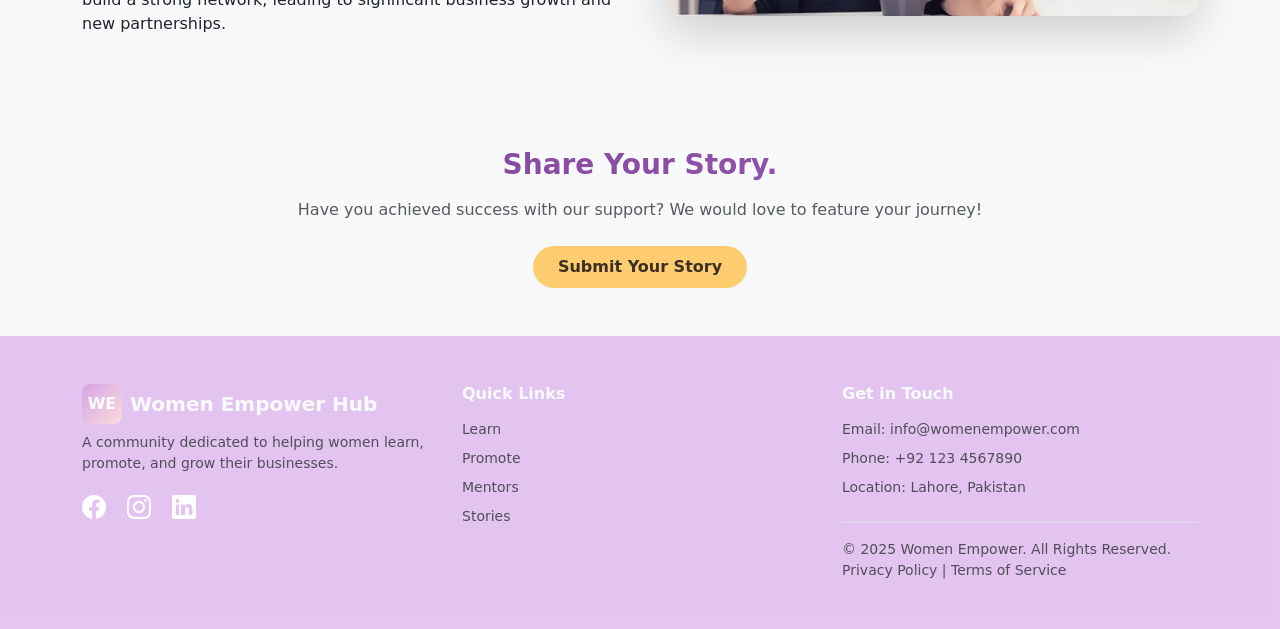
<file: story.html>
<!doctype html>
<html lang="en">
<head>
  <meta charset="utf-8" />
  <meta name="viewport" content="width=device-width,initial-scale=1" />
  <title>Women Empower — Success Stories</title>

    <!-- Bootstrap CSS -->
  <link href="assets/Bootsrtrap/bootstrap.min.css" rel="stylesheet">
  <!-- Bootstrap icons -->
  <link href="https://cdn.jsdelivr.net/npm/bootstrap-icons@1.11.3/font/bootstrap-icons.css" rel="stylesheet">
  <!-- AOS for scroll animations -->
  <link href="assets/Bootsrtrap/aos.css" rel="stylesheet">
  <!-- stylesheet link -->
<link rel="stylesheet" href="assets/style/story.css">
<!-- header link -->
<script src="assets/JS/layout.js"></script>

</head>
<body class="bg-light">


<header class="text-center py-5 bg-lavender" style="background-color:#d8a8eba2;">
  <div class="container" data-aos="fade-up">
    <h1 class="fw-bold display-5 grad-text">Inspiring Success Stories.</h1>
    <p class="lead mx-auto" style="max-width:700px">
      Hear from women who turned their dreams into successful businesses with the help of our community.
    </p>
  </div>
</header>

<section class="py-5">
  <div class="container">
    <div class="row g-5 align-items-center mb-5 pb-5 border-bottom" data-aos="fade-up">
      <div class="col-md-6">
        <h2 class="fw-bold grad-text mb-3">From Home Baker to Thriving Business Owner</h2>
        <h5 class="fw-bold text-muted">Sarah Khan, Founder of "The Dessert Crate"</h5>
        <p class="lead fst-italic text-secondary">"The mentorship program was a game-changer for my business. I learned to scale my operations efficiently and now have a loyal customer base."</p>
        <p>
          Sarah started her home-based baking business with a passion for cakes and pastries. She knew her products were good, but she struggled with the business side of things. Through Women Empower, she connected with a mentor who helped her with marketing, logistics, and supply chain management, turning a beloved hobby into a professional, profitable enterprise.
        </p>
      </div>
      <div class="col-md-6" data-aos="fade-left">
       <img src="assets/img/sarakhan.png" class="img-fluid story-img shadow-lg" alt="Sarah's Story">
      </div>
    </div>

    <div class="row g-5 align-items-center mb-5 pb-5 border-bottom" data-aos="fade-up">
      <div class="col-md-6 order-md-2" data-aos="fade-left">
        <h2 class="fw-bold grad-text mb-3">Finding the Courage to Launch My Dream Brand</h2>
        <h5 class="fw-bold text-muted">Aisha Ali, Creator of "Threads & Tales"</h5>
        <p class="lead fst-italic text-secondary">"I found the courage to launch my clothing brand after connecting with fellow entrepreneurs in the community. Their support made all the difference."</p>
        <p>
          Aisha had a collection of unique clothing designs but lacked the confidence and knowledge to launch her own brand. The community workshops in our 'Learn' section gave her the foundational skills she needed, and the 'Promote' feature provided her business with the initial visibility it needed, leading to her first few sales and a growing brand that now ships nationwide.
        </p>
      </div>
      <div class="col-md-6 order-md-1" data-aos="fade-right">
        <img src="assets/img/thread.png" class="img-fluid story-img shadow-lg" alt="Aisha's Story">
      </div>
    </div>

    <div class="row g-5 align-items-center mb-5 pb-5 border-bottom" data-aos="fade-up">
      <div class="col-md-6" data-aos="fade-right">
        <h2 class="fw-bold grad-text mb-3">Building a Brand and Reaching Customers</h2>
        <h5 class="fw-bold text-muted">Fatima Javed, Founder of "Bloom Skincare"</h5>
        <p class="lead fst-italic text-secondary">"The free marketing course provided a clear roadmap. I was able to build my online presence and reach customers I never thought possible."</p>
        <p>
          Fatima's passion for natural skincare led her to create her own product line. However, she found it difficult to stand out in a crowded market. The 'Learn' section's free courses on social media and digital marketing gave her the skills to reach a broader audience, and her business is now flourishing with an active online community.
        </p>
      </div>
      <div class="col-md-6" data-aos="fade-left">
       <img src="assets/img/skincare.png" class="img-fluid story-img shadow-lg" alt="Fatima's Story">
      </div>
    </div>

    <div class="row g-5 align-items-center mb-5 pb-5 border-bottom" data-aos="fade-up">
      <div class="col-md-6 order-md-2" data-aos="fade-left">
        <h2 class="fw-bold grad-text mb-3">Transforming a Hobby into a Profitable Business</h2>
        <h5 class="fw-bold text-muted">Sana Ahmed, Artisan</h5>
        <p class="lead fst-italic text-secondary">"I never thought my passion for pottery could become a full-time business. The mentors on this platform showed me how."</p>
        <p>
          Sana had been creating beautiful pottery for years as a personal hobby. The idea of selling her art seemed daunting until she joined the Women Empower community. With guidance from a mentor who specialized in e-commerce, she set up an online store and began selling her unique pieces to a global audience.
        </p>
      </div>
      <div class="col-md-6 order-md-1" data-aos="fade-right">
        <img src="assets/img/potery.png" class="img-fluid story-img shadow-lg" alt="Sana's Story">
      </div>
    </div>
    
    <div class="row g-5 align-items-center" data-aos="fade-up">
        <div class="col-md-6" data-aos="fade-right">
            <h2 class="fw-bold grad-text mb-3">Building a Strong Network for Success</h2>
            <h5 class="fw-bold text-muted">Hina Aslam, Business Consultant</h5>
            <p class="lead fst-italic text-secondary">"My business thrives on connections, and this platform has provided the best network I could have asked for."</p>
            <p>
                Hina's consulting business required her to connect with other professionals and entrepreneurs. She found the Women Empower community to be a rich source of potential clients and collaborators. The platform's events and forums allowed her to build a strong network, leading to significant business growth and new partnerships.
            </p>
        </div>
        <div class="col-md-6" data-aos="fade-left">
            <img src="assets/img/we.png" class="img-fluid story-img shadow-lg" alt="Hina's Story">
        </div>
    </div>
    
  </div>
</section>

<section class="container text-center py-5">
  <h3 class="fw-bold mb-3 grad-text" data-aos="fade-up">Share Your Story.</h3>
  <p class="text-muted mb-4" data-aos="fade-up" data-aos-delay="100">
    Have you achieved success with our support? We would love to feature your journey!
  </p>
  <a href="storyForm.html" class="btn btn-gold px-4 py-2" data-aos="zoom-in">Submit Your Story</a>
</section>


  <!-- Bootstrap JS + AOS -->
  <script src="assets/Bootsrtrap/bootstrap.min.js"></script>
  <script src="assets/Bootsrtrap/aos.js"></script>
  <script> AOS.init({ duration: 700, once: true }); </script>
</body>
</html>
</file>
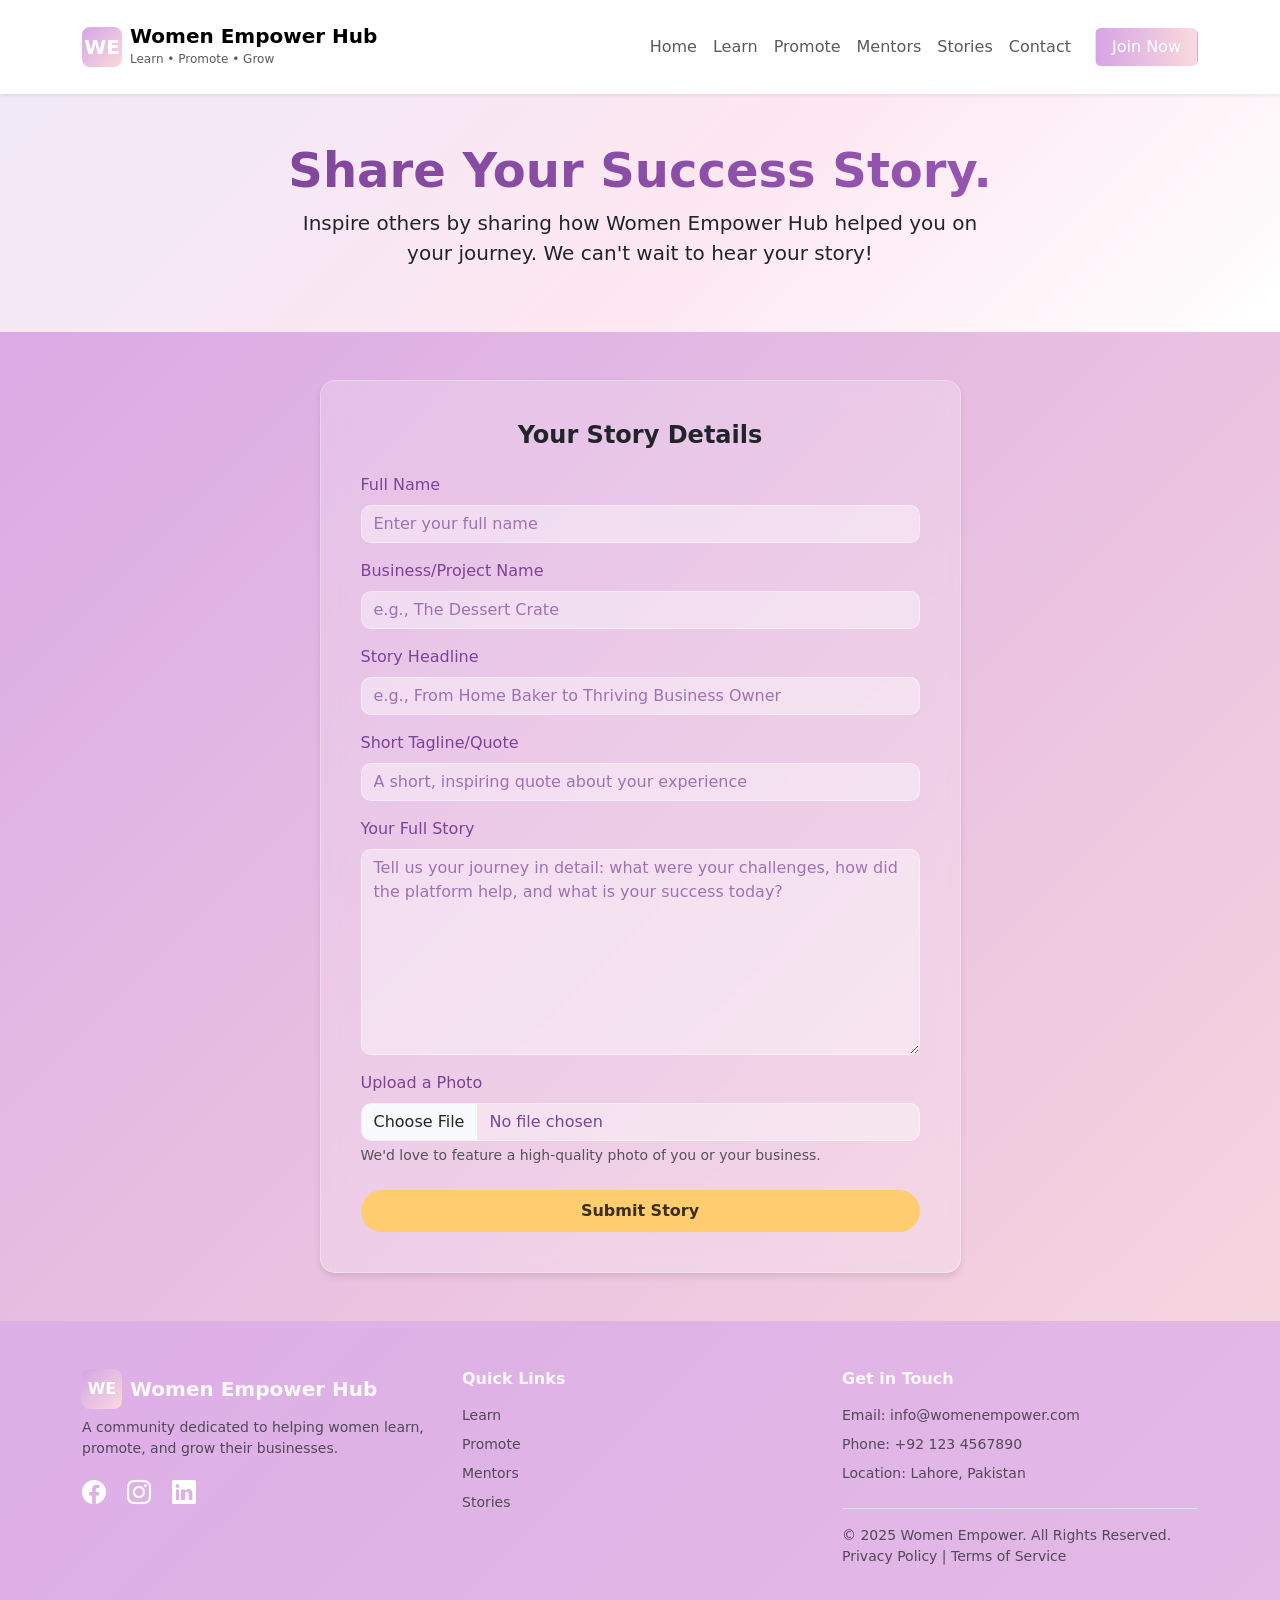
<file: storyForm.html>
<!doctype html>
<html lang="en">
<head>
    <meta charset="utf-8" />
    <meta name="viewport" content="width=device-width, initial-scale=1" />
    <title>Women Empower — Submit Your Story</title>

    <link href="assets/Bootsrtrap/bootstrap.min.css" rel="stylesheet">
    <link href="https://cdn.jsdelivr.net/npm/bootstrap-icons@1.11.3/font/bootstrap-icons.css" rel="stylesheet">
    <link href="assets/Bootsrtrap/aos.css" rel="stylesheet">
    <script src="assets/JS/layout.js"></script>
    
    <link href="assets/style/storyForm.css" rel="stylesheet">
</head>
<body class="registration-bg">
    <header class="text-center py-5 hero-gradient">
        <div class="container" data-aos="fade-up">
            <h1 class="fw-bold display-5 grad-text">Share Your Success Story.</h1>
            <p class="lead mx-auto" style="max-width:700px">
                Inspire others by sharing how Women Empower Hub helped you on your journey. We can't wait to hear your story!
            </p>
        </div>
    </header>

    <section class="container py-5">
        <div class="row justify-content-center">
            <div class="col-lg-7 col-md-9">
                <div class="card p-4 glass-card" data-aos="fade-up">
                    <div class="card-body">
                        <h4 class="card-title fw-bold text-center mb-4 text-dark">Your Story Details</h4>
                        <form id="storyForm" action="process_story.php" method="post" enctype="multipart/form-data" novalidate>
                            <div class="mb-3">
                                <label for="fullName" class="form-label">Full Name</label>
                                <input type="text" class="form-control" id="fullName" name="fullName" placeholder="Enter your full name" required>
                            </div>
                            <div class="mb-3">
                                <label for="businessName" class="form-label">Business/Project Name</label>
                                <input type="text" class="form-control" id="businessName" name="businessName" placeholder="e.g., The Dessert Crate" required>
                            </div>
                            <div class="mb-3">
                                <label for="headline" class="form-label">Story Headline</label>
                                <input type="text" class="form-control" id="headline" name="headline" placeholder="e.g., From Home Baker to Thriving Business Owner" required>
                            </div>
                            <div class="mb-3">
                                <label for="tagline" class="form-label">Short Tagline/Quote</label>
                                <input type="text" class="form-control" id="tagline" name="tagline" placeholder="A short, inspiring quote about your experience" required>
                            </div>
                            <div class="mb-3">
                                <label for="story" class="form-label">Your Full Story</label>
                                <textarea class="form-control" id="story" name="story" rows="8" placeholder="Tell us your journey in detail: what were your challenges, how did the platform help, and what is your success today?" required></textarea>
                            </div>
                            <div class="mb-3">
                                <label for="photo" class="form-label">Upload a Photo</label>
                                <input class="form-control" type="file" id="photo" name="photo" accept="image/*">
                                <div class="form-text">We'd love to feature a high-quality photo of you or your business.</div>
                            </div>
                            <div class="d-grid mt-4">
                                <button type="submit" class="btn btn-gold py-2">Submit Story</button>
                            </div>
                        </form>
                    </div>
                </div>
            </div>
        </div>
    </section>

    <div class="modal fade" id="successModal" tabindex="-1" aria-labelledby="successModalLabel" aria-hidden="true">
        <div class="modal-dialog modal-dialog-centered">
            <div class="modal-content text-center">
                <div class="modal-header border-0 justify-content-center">
                    <h5 class="modal-title w-100" id="successModalLabel">Thank You!</h5>
                    <button type="button" class="btn-close position-absolute end-0 top-0 me-2 mt-2" data-bs-dismiss="modal" aria-label="Close"></button>
                </div>
                <div class="modal-body">
                    Your story has been submitted successfully.<br>We appreciate you sharing your journey with us!
                </div>
                <div class="modal-footer border-0 justify-content-center">
                    <button type="button" class="btn btn-purple" data-bs-dismiss="modal">Close</button>
                </div>
            </div>
        </div>
    </div>

    <script src="assets/Bootsrtrap/bootstrap.min.js"></script>
    <script src="assets/Bootsrtrap/aos.js"></script>
    <script src="assets/JS/storyForm.js"></script>
</body>
</html>
</file>
<file: assets/style/index.css>
:root{
      --lavender:#c3aed6;
      --blush:#e799b2;
      --blush2:#fde7f1;
      --deep:#7b4397;
      --gold:#ffcc70;
      --gold2:#face7c;
      --muted:#6b6b6b;
    }
    /* Gradient hero */
    .hero-gradient{
      background: linear-gradient(135deg, var(--lavender) 0%, var(--blush) 55%, #fff 100%);
    }
    /* Accent heading gradient */
    .grad-text{
      background: linear-gradient(90deg,var(--deep), #9b59b6);
      -webkit-background-clip: text;
      -webkit-text-fill-color: transparent;
    }
    /* Soft floating for image */
    .float-slow { animation: float 5s ease-in-out infinite; }
    @keyframes float { 0% { transform: translateY(0); } 50% { transform: translateY(-10px); } 100% { transform: translateY(0); } }
    /* subtle card border */
    .soft-card { border-radius: 1rem; border: 1px solid rgba(123,67,151,0.06); }
    /* small utility for gold button */
    .btn-gold { background: var(--gold); color:#3a2f22; font-weight:600; border-radius: 40px; }
    .btn-gold2{background: var(--gold); color:#3a2f22; font-weight:600; }
    .gold-text{-webkit-text-fill-color:var(--gold2) ;}
    /* Custom gold outline button */
.btn-outline-gold {
  color: var(--gold);
  border: 1.5px solid var(--gold);
  background-color: transparent;
  transition: all 0.3s ease;
}

.btn-outline-gold:hover {
  background-color: var(--gold);
  color: #3a2f22; /* Dark readable text on gold */
}

/* Pill shape fix */
.btn-gold-rounded-pill {
  border-radius: 50rem !important;
  padding-left: 1.25rem;
  padding-right: 1.25rem;
  font-weight: 600;
}
</file>
<file: assets/style/contactform.css>
:root {
    --lavender:#f1e9f8;
    --blush:#fde7f1;
    --deep:#7b4397;
    --gold:#ffcc70;
    --muted:#6b6b6b;
    --soft-purple: #D6A4E6;
    --soft-pink: #FADADD;
    --hero-bg: linear-gradient(135deg, var(--soft-purple), var(--soft-pink));
}

/* Gradient text */
.grad-text {
    background: linear-gradient(90deg,var(--deep), #9b59b6);
    -webkit-background-clip: text;
    -webkit-text-fill-color: transparent;
}

/* Hero background gradient */
.hero-gradient {
    background: linear-gradient(135deg, var(--lavender) 0%, var(--blush) 55%, #fff 100%);
}

/* Buttons */
.btn-submit {
    background-color: var(--deep);
    border-color: var(--deep);
    color: white;
    transition: background-color 0.3s, border-color 0.3s;
    font-weight: 600;
    border-radius: 8px;
}
.btn-submit:hover {
    background-color: #9b59b6;
    border-color: #9b59b6;
    color: white;
}

/* Form controls glassy style */
.form-control, .form-select {
    border-radius: 10px;
    background: rgba(255, 255, 255, 0.4);
    border: 1px solid rgba(255, 255, 255, 0.4);
    color: var(--deep);
    transition: border-color 0.3s, box-shadow 0.3s;
}
.form-control::placeholder {
    color: rgba(123, 67, 151, 0.7);
}
.form-label {
    color: var(--deep);
    font-weight: 500;
}
.form-control:focus, .form-select:focus {
    border-color: var(--deep);
    outline: 2px solid var(--deep);
    box-shadow: 0 0 0 0.3rem rgba(123, 67, 151, 0.25);
    background: rgba(255, 255, 255, 0.6);
    color: var(--deep);
}

/* Stakeholder box styling updated */
.stakeholder-box {
    background: rgba(255, 255, 255, 0.3);
    backdrop-filter: blur(10px);
    border-radius: 15px;
    padding: 30px;
    border-left: 5px solid var(--deep);
    color: var(--deep);
}

/* Header */
header {
    background: var(--hero-bg);
    color: var(--deep);
}

/* Container bg */
body {
    background: var(--hero-bg);
}

/* Card style with glass effect */
.card {
    background: rgba(255, 255, 255, 0.2);
    backdrop-filter: blur(10px);
    border: 1px solid rgba(255, 255, 255, 0.3);
    border-radius: 15px;
    box-shadow: 0 4px 6px rgba(0, 0, 0, 0.1);
    color: var(--deep);
}

/* Modal styling */
.modal-content {
    background: rgba(255, 255, 255, 0.9);
    border-radius: 15px;
    color: var(--deep);
}
</file>
<file: assets/style/courses.css>
:root{
    --lavender:#f1e9f8;
    --blush:#fde7f1;
    --deep:#7b4397;
    --gold:#ffcc70;
    --muted:#6b6b6b;
  }
  .grad-text{
    background: linear-gradient(90deg,var(--deep), #9b59b6);
    -webkit-background-clip: text;
    -webkit-text-fill-color: transparent;
  }
  .hero-gradient{
    background: linear-gradient(135deg, var(--lavender) 0%, var(--blush) 55%, #fff 100%);
  }
  .btn-gold{background: var(--gold); color:#3a2f22; font-weight:600; border-radius: 40px;}
  .course-card {
    border: 1px solid rgba(0,0,0,0.08);
    border-radius: 12px;
    overflow: hidden;
    transition: transform .3s;
    cursor: pointer;
  }
  .course-card:hover{transform: translateY(-5px); box-shadow:0 8px 20px rgba(0,0,0,0.1);}
  .bg-lavender{background: var(--lavender);}
  .bg-blush{background: var(--blush);}
  .instructor-img {
    width: 50px;
    height: 50px;
    object-fit: cover;
  }
</file>
<file: assets/style/joinnow.css>
body {
      background: linear-gradient(135deg, #f0f0f5, #f8f8fd);
      font-family: 'Inter', sans-serif;
      min-height: 100vh;
      
    }
    .main-form-container {
      max-width: 900px;
      margin: 20px auto;
      background-color: rgba(255, 255, 255, 02); /* Made more transparent */
      border-radius: 15px;
      box-shadow: 0 10px 40px rgba(0, 0, 0, 0.1);
      overflow: hidden;
    }
    .form-image-section {
      /* background-image: url('assets/img/do.jpg'); */
      background-size: cover;
      /* background-position: ; */

    }
    .form-content-section {
      padding: 40px;
    }
    h4.form-title {
      color: #6b6b6b;
      font-weight: 600;
      text-transform: uppercase;
      font-size: 1.1rem;
      margin-bottom: 25px;
    }
    .form-control {
      background-color: transparent;
      border: none;
      border-bottom: 2px solid #e8e8e8;
      border-radius: 0;
      padding: 12px 20px 8px;
      font-size: 0.9rem;
      transition: border-bottom-color 0.3s;
    }
    .form-control::placeholder {
        color: #9b59b6; /* Changed placeholder color to purple */
    }
    .form-control:focus {
      box-shadow: none;
      background-color: transparent;
      border-color: #9b59b6;
    }
    .btn-submit {
      background: linear-gradient(90deg, #7b4397, #9b59b6);
      color: #fff;
      font-weight: 600;
      border: none;
      border-radius: 25px;
      padding: 12px 30px;
      transition: all 0.3s;
    }
    .btn-submit:hover {
      background: linear-gradient(90deg, #9b59b6, #7b4397);
      box-shadow: 0 5px 15px rgba(123, 67, 151, 0.4);
    }
    .form-check-label {
      font-size: 0.85rem;
      color: #6b6b6b;
    }
    .form-check-input:checked {
      background-color: #9b59b6;
      border-color: #9b59b6;
    }
    .form-check-input:focus {
      box-shadow: 0 0 0 0.25rem rgba(155, 89, 182, 0.25);
    }
    .grad-text {
      background: linear-gradient(90deg, #7b4397, #9b59b6);
      -webkit-background-clip: text;
      -webkit-text-fill-color: transparent;
    }
    .grad-bg {
      background: linear-gradient(90deg, #D6A4E6, #FADADD);
    }
</file>
<file: assets/style/learn.css>
:root{
      --lavender:#f1e9f8;
      --blush:#fde7f1;
      --deep:#7b4397;
      --gold:#ffcc70;
      --muted:#6b6b6b;
       --gold2:#face7c;
    }
    .grad-text{
      background: linear-gradient(90deg,var(--deep), #9b59b6);
      -webkit-background-clip: text;
      -webkit-text-fill-color: transparent;
    }
     .hero-gradient{
      background: linear-gradient(135deg, var(--lavender) 0%, var(--blush) 55%, #fff 100%);
    }
    .btn-gold{background: var(--gold); color:#3a2f22; font-weight:600; border-radius: 40px;}
     .btn-gold2{background: var(--gold); color:#3a2f22; font-weight:600; }
       .gold-text{-webkit-text-fill-color:var(--gold2) ;}
    .course-card:hover{transform: translateY(-5px); box-shadow:0 8px 20px rgba(0,0,0,0.1);}
    .course-card{transition: .3s;}
    .bg-lavender{background: var(--lavender);}
    .bg-blush{background: var(--blush);}
</file>
<file: assets/style/Loading.css>
/* Custom Styling for the loader */
    :root{
      --deep:#7b4397;
      --gold:#ffcc70; 
      --lavender-light: #f5f0fa;
      --blush-light: #fffbfd;
      --purple-base: rgba(123, 67, 151, 0.2); /* Faint base color */
      --purple-active: #7b4397; /* Deep active color */
    }
    body {
        /* Set the overall background to a subtle, luxurious gradient across the whole page */
        background: linear-gradient(135deg, var(--blush-light) 0%, var(--lavender-light) 100%);
        min-height: 100vh;
        margin: 0;
    }
    .grad-text{
      /* Use the strong theme gradient for text */
      background: linear-gradient(90deg,var(--deep), #9b59b6);
      -webkit-background-clip: text;
      -webkit-text-fill-color: transparent;
    }
    .loading-container {
        /* Center content perfectly on the screen */
        height: 100vh;
        display: flex;
        justify-content: center;
        align-items: center;
        flex-direction: column;
    }
    .loading-content {
        text-align: center;
        padding: 2rem; 
        position: relative; 
    }
    .loading-text {
        color: var(--deep); 
        font-weight: 500;
        letter-spacing: 1px;
    }

    /* Keyframes for the continuous spinning and color shifting effect */
    @keyframes spin-and-shift {
        /* The element rotates continuously */
        0% { 
            transform: translate(-50%, -50%) rotate(0deg); 
            /* Start with top/right borders solid, simulating light source */
            border-top-color: var(--purple-active); 
            border-right-color: var(--purple-active);
            border-bottom-color: var(--purple-base);
            border-left-color: var(--purple-base);
        }
        50% { 
            transform: translate(-50%, -50%) rotate(180deg); 
            /* Midpoint: Top/right borders are less intense */
            border-top-color: var(--purple-base);
            border-right-color: var(--purple-base);
            border-bottom-color: var(--purple-active);
            border-left-color: var(--purple-active);
        }
        100% { 
            transform: translate(-50%, -50%) rotate(360deg); 
            /* End: Back to start state */
            border-top-color: var(--purple-active); 
            border-right-color: var(--purple-active);
            border-bottom-color: var(--purple-base);
            border-left-color: var(--purple-base);
        }
    }

    /* Logo Container (The Rounded Square - now bigger) */
    .logo-container {
        width: 100px; 
        height: 100px;
        background: linear-gradient(135deg,#D6A4E6,#FADADD);
        color: #fff;
        font-weight: 700;
        font-size: 40px; 
        border-radius: 18px; 
        display: flex;
        justify-content: center;
        align-items: center;
        margin: 0 auto 2rem auto;
        box-shadow: 0 5px 15px rgba(0, 0, 0, 0.1); 
        position: relative; 
        z-index: 2; 
    }

    /* The Purple Gradient Outline Spinner (Integrated Pseudo-element) */
    .logo-container::before {
        content: '';
        position: absolute;
        top: 50%;
        left: 50%;
        
        width: 110px; 
        height: 110px;
        
        /* Base border color is set, but colors are managed by the keyframes */
        border: 6px solid var(--purple-base);
        
        border-radius: 20px; 
        z-index: 1; 
        
        /* Apply the new animation */
        transform: translate(-50%, -50%);
        animation: spin-and-shift 4s ease-in-out infinite; 
    }
</file>
<file: assets/style/mentors.css>
:root{
      --lavender:#f1e9f8;
      --blush:#fde7f1;
      --deep:#7b4397;
      --gold:#ffcc70;
      --muted:#6b6b6b;
    }
    .grad-text{
      background: linear-gradient(90deg,var(--deep), #9b59b6);
      -webkit-background-clip: text;
      -webkit-text-fill-color: transparent;
    }
     .hero-gradient{
      background: linear-gradient(135deg, var(--lavender) 0%, var(--blush) 55%, #fff 100%);
    }
    .btn-gold{background: var(--gold); color:#3a2f22; font-weight:600; border-radius: 40px;}
    .btn-gold2{background: var(--gold); color:#3a2f22; font-weight:600; }
    .course-card:hover{transform: translateY(-5px); box-shadow:0 8px 20px rgba(0,0,0,0.1);}
    .course-card{transition: .3s;}
    .bg-lavender{background: var(--lavender);}
    .bg-blush{background: var(--blush);}

    .horizontal-scroll {
      display: flex;
      overflow-x: auto;
      scroll-snap-type: x mandatory;
      gap: 1.5rem;
      padding-bottom: 1rem;
    }

    .mentor-card {
      flex: 0 0 80%;
      max-width: 300px;
      scroll-snap-align: start;
    }

    @media (min-width: 768px) {
      .mentor-card {
        flex: 0 0 30%;
      }
    }
  .bg-blush{background: var(--blush2);}
.gold-text{-webkit-text-fill-color:var(--gold) ;}
.horizontal-scroll {
  display: flex;
  overflow-x: auto;
  scroll-snap-type: x mandatory;
  gap: 1.5rem;
  padding-bottom: 1rem;
}

.mentor-card {
  flex: 0 0 80%;
  max-width: 300px;
  scroll-snap-align: start;
}

@media (min-width: 768px) {
  .mentor-card {
    flex: 0 0 30%;
  }
}
.business-card {
  border: 1px solid rgba(0,0,0,0.08);
  border-radius: 12px;
  overflow: hidden;
}
.business-card:hover{transform: translateY(-5px); box-shadow:0 8px 20px rgba(0,0,0,0.1);}
</file>
<file: assets/style/promotecard.css>
:root{
      --lavender:#f1e9f8;
      --blush:#fde7f1;
      --deep:#7b4397;
      --gold:#ffcc70;
      --muted:#6b6b6b;
    }
    .grad-text{
      background: linear-gradient(90deg,var(--deep), #9b59b6);
      -webkit-background-clip: text;
      -webkit-text-fill-color: transparent;
    }
     .hero-gradient{
      background: linear-gradient(135deg, var(--lavender) 0%, var(--blush) 55%, #fff 100%);
    }
    .btn-gold{background: var(--gold); color:#3a2f22; font-weight:600; border-radius: 40px;}
    .course-card:hover{transform: translateY(-5px); box-shadow:0 8px 20px rgba(0,0,0,0.1);}
    .course-card{transition: .3s;}
    .bg-lavender{background: var(--lavender);}
    .bg-blush{background: var(--blush);}
    .business-card {
      border: 1px solid rgba(0,0,0,0.08);
      border-radius: 12px;
      overflow: hidden;
      transition: transform .3s;
    }
    .business-card:hover{transform: translateY(-5px); box-shadow:0 8px 20px rgba(0,0,0,0.1);}
    .form-select, .form-control {
      border-radius: 8px;
    }
    /* Updated hover and focus styles for purple effect */
    .form-select:focus, .form-control:focus {
      border-color: #9b59b6;
      box-shadow: 0 0 0 0.25rem rgba(155, 89, 182, 0.4);
    }
    .form-select:hover, .form-control:hover {
      border-color: #9b59b6;
    }
    .input-group .btn-primary {
      background-color: var(--deep);
      border-color: var(--deep);
      transition: background-color 0.3s, border-color 0.3s;
    }
    .input-group .btn-primary:hover {
      background-color: #9b59b6;
      border-color: #9b59b6;
    }
    .view-profile-btn {
      color: var(--deep);
      border-color: var(--deep);
      transition: background-color 0.3s, color 0.3s, border-color 0.3s;
    }
    .view-profile-btn:hover {
      background-color: #9b59b6;
      color: #fff;
      border-color: #9b59b6;
    }
</file>
<file: assets/style/promote.css>
:root{
  --lavender:#f1e9f8;
  --blush:#fde7f1;
  --deep:#7b4397;
  --gold:#ffcc70;
   --gold2:#face7c;
  --muted:#6b6b6b;
}
.grad-text{
  background: linear-gradient(90deg,var(--deep), #9b59b6);
  -webkit-background-clip: text;
  -webkit-text-fill-color: transparent;
}
.hero-gradient{
  background: linear-gradient(135deg, var(--lavender) 0%, var(--blush) 55%, #fff 100%);
}
.btn-gold{background: var(--gold); color:#3a2f22; font-weight:600; border-radius: 40px;}
 .btn-gold2{background: var(--gold); color:#3a2f22; font-weight:600; }
  .gold-text{-webkit-text-fill-color:var(--gold2) ;}
.story-card {
  border: 1px solid rgba(0,0,0,0.08);
  border-radius: 12px;
  overflow: hidden;
  transition: transform .3s;
}
.story-card:hover{transform: translateY(-5px); box-shadow:0 8px 20px rgba(0,0,0,0.1);}
.story-img {
  border-radius: 1rem;
  transition: transform .3s;
}
.story-img:hover {
    transform: scale(1.02);
}
</file>
<file: assets/style/promoteform.css>
:root {
  --lavender: #f1e9f8;
  --blush: #fde7f1;
  --deep: #7b4397;
  --gold: #ffcc70;
  --muted: #6b6b6b;
  --soft-purple: #D6A4E6;
  --soft-pink: #FADADD;
  --hero-bg: linear-gradient(135deg, var(--soft-purple), var(--soft-pink));
}

.grad-text {
  background: linear-gradient(90deg, var(--deep), #9b59b6);
  -webkit-background-clip: text;
  -webkit-text-fill-color: transparent;
}

.hero-gradient {
  background: var(--hero-bg);
}

.btn-gold {
  background: var(--gold);
  color: #3a2f22;
  font-weight: 600;
  border-radius: 40px;
}

.bg-lavender {
  background: var(--lavender);
}

.bg-blush {
  background: var(--blush);
}

.form-control,
.form-select {
  border-radius: 10px;
}

.form-control:focus,
.form-select:focus {
  border-color: var(--deep);
  outline: 2px solid var(--deep);
  box-shadow: 0 0 0 0.3rem rgba(123, 67, 151, 0.25);
}

.img-fluid {
  max-width: 100%;
  height: auto;
}

/* Glassmorphism Effect */
.glass-card {
  background: rgba(255, 255, 255, 0.2);
  backdrop-filter: blur(10px);
  border: 1px solid rgba(255, 255, 255, 0.3);
  border-radius: 15px;
  box-shadow: 0 4px 6px rgba(0, 0, 0, 0.1);
}

.glass-card .form-control,
.glass-card .form-select {
  background: rgba(255, 255, 255, 0.4);
  border: 1px solid rgba(255, 255, 255, 0.4);
  color: var(--deep);
}

.glass-card .form-control::placeholder {
  color: rgba(123, 67, 151, 0.7);
}

.glass-card .form-label {
  color: var(--deep);
  font-weight: 500;
}

.registration-bg {
  background: var(--hero-bg);
}

.hero-gradient {
  background: linear-gradient(135deg, var(--lavender) 0%, var(--blush) 55%, #fff 100%);
}

/* Up and down animation */
@keyframes float-up-down {
  0% {
    transform: translateY(0px);
  }
  50% {
    transform: translateY(-15px);
  }
  100% {
    transform: translateY(0px);
  }
}

/* Adjusted image height and applied animation */
.vertical-img {
  height: 800px;
  width: 1000px;
  object-fit: cover;
  animation: float-up-down 4s ease-in-out infinite alternate;
}

/* Purple OK Button for Modal */
.btn-purple {
  background-color: var(--deep);
  /* #7b4397 */
  color: white;
  font-weight: 600;
  border-radius: 40px;
  border: none;
  padding: 0.5rem 1.5rem;
  transition: background-color 0.3s ease;
}

.btn-purple:hover {
  background-color: #9b59b6;
  color: white;
}
</file>
<file: assets/style/story.css>
:root{
  --lavender:#f1e9f8;
  --blush:#fde7f1;
  --deep:#7b4397;
  --gold:#ffcc70;
  --muted:#6b6b6b;
}
.grad-text{
  background: linear-gradient(90deg,var(--deep), #9b59b6);
  -webkit-background-clip: text;
  -webkit-text-fill-color: transparent;
}
.hero-gradient{
  background: linear-gradient(135deg, var(--lavender) 0%, var(--blush) 55%, #fff 100%);
}
.btn-gold{background: var(--gold); color:#3a2f22; font-weight:600; border-radius: 40px;}
.story-card {
  border: 1px solid rgba(0,0,0,0.08);
  border-radius: 12px;
  overflow: hidden;
  transition: transform .3s;
}
.story-card:hover{transform: translateY(-5px); box-shadow:0 8px 20px rgba(0,0,0,0.1);}
.story-img {
  border-radius: 1rem;
  transition: transform .3s;
}
.story-img:hover {
    transform: scale(1.02);
}
</file>
<file: assets/style/storyForm.css>
:root {
    --lavender: #f1e9f8;
    --blush: #fde7f1;
    --deep: #7b4397;
    --gold: #ffcc70;
    --muted: #6b6b6b;
    --soft-purple: #D6A4E6;
    --soft-pink: #FADADD;
    --hero-bg: linear-gradient(135deg, var(--soft-purple), var(--soft-pink));
    --purple-button: #7b4397;
}
.grad-text {
    background: linear-gradient(90deg, var(--deep), #9b59b6);
    -webkit-background-clip: text;
    -webkit-text-fill-color: transparent;
}
.hero-gradient {
    background: var(--hero-bg);
}
.btn-gold {
    background: var(--gold);
    color: #3a2f22;
    font-weight: 600;
    border-radius: 40px;
}
.btn-purple {
    background-color: var(--purple-button);
    color: #fff;
    font-weight: 600;
    border-radius: 40px;
    border: none;
    padding: 0.5rem 1.5rem;
    transition: background-color 0.3s ease;
}
.btn-purple:hover {
    background-color: #623b75;
    color: #fff;
}
.bg-lavender {
    background: var(--lavender);
}
.bg-blush {
    background: var(--blush);
}
.form-control, .form-select {
    border-radius: 10px;
}
.img-fluid {
    max-width: 100%;
    height: auto;
}
/* Glassmorphism Effect */
.glass-card {
    background: rgba(255, 255, 255, 0.2);
    backdrop-filter: blur(10px);
    border: 1px solid rgba(255, 255, 255, 0.3);
    border-radius: 15px;
    box-shadow: 0 4px 6px rgba(0, 0, 0, 0.1);
}
.glass-card .form-control,
.glass-card .form-select {
    background: rgba(255, 255, 255, 0.4);
    border: 1px solid rgba(255, 255, 255, 0.4);
    color: var(--deep);
}
.glass-card .form-control::placeholder {
    color: rgba(123, 67, 151, 0.7);
}
.glass-card .form-label {
    color: var(--deep);
    font-weight: 500;
}
.registration-bg {
    background: var(--hero-bg);
}
.hero-gradient {
    background: linear-gradient(135deg, var(--lavender) 0%, var(--blush) 55%, #fff 100%);
}
</file>
